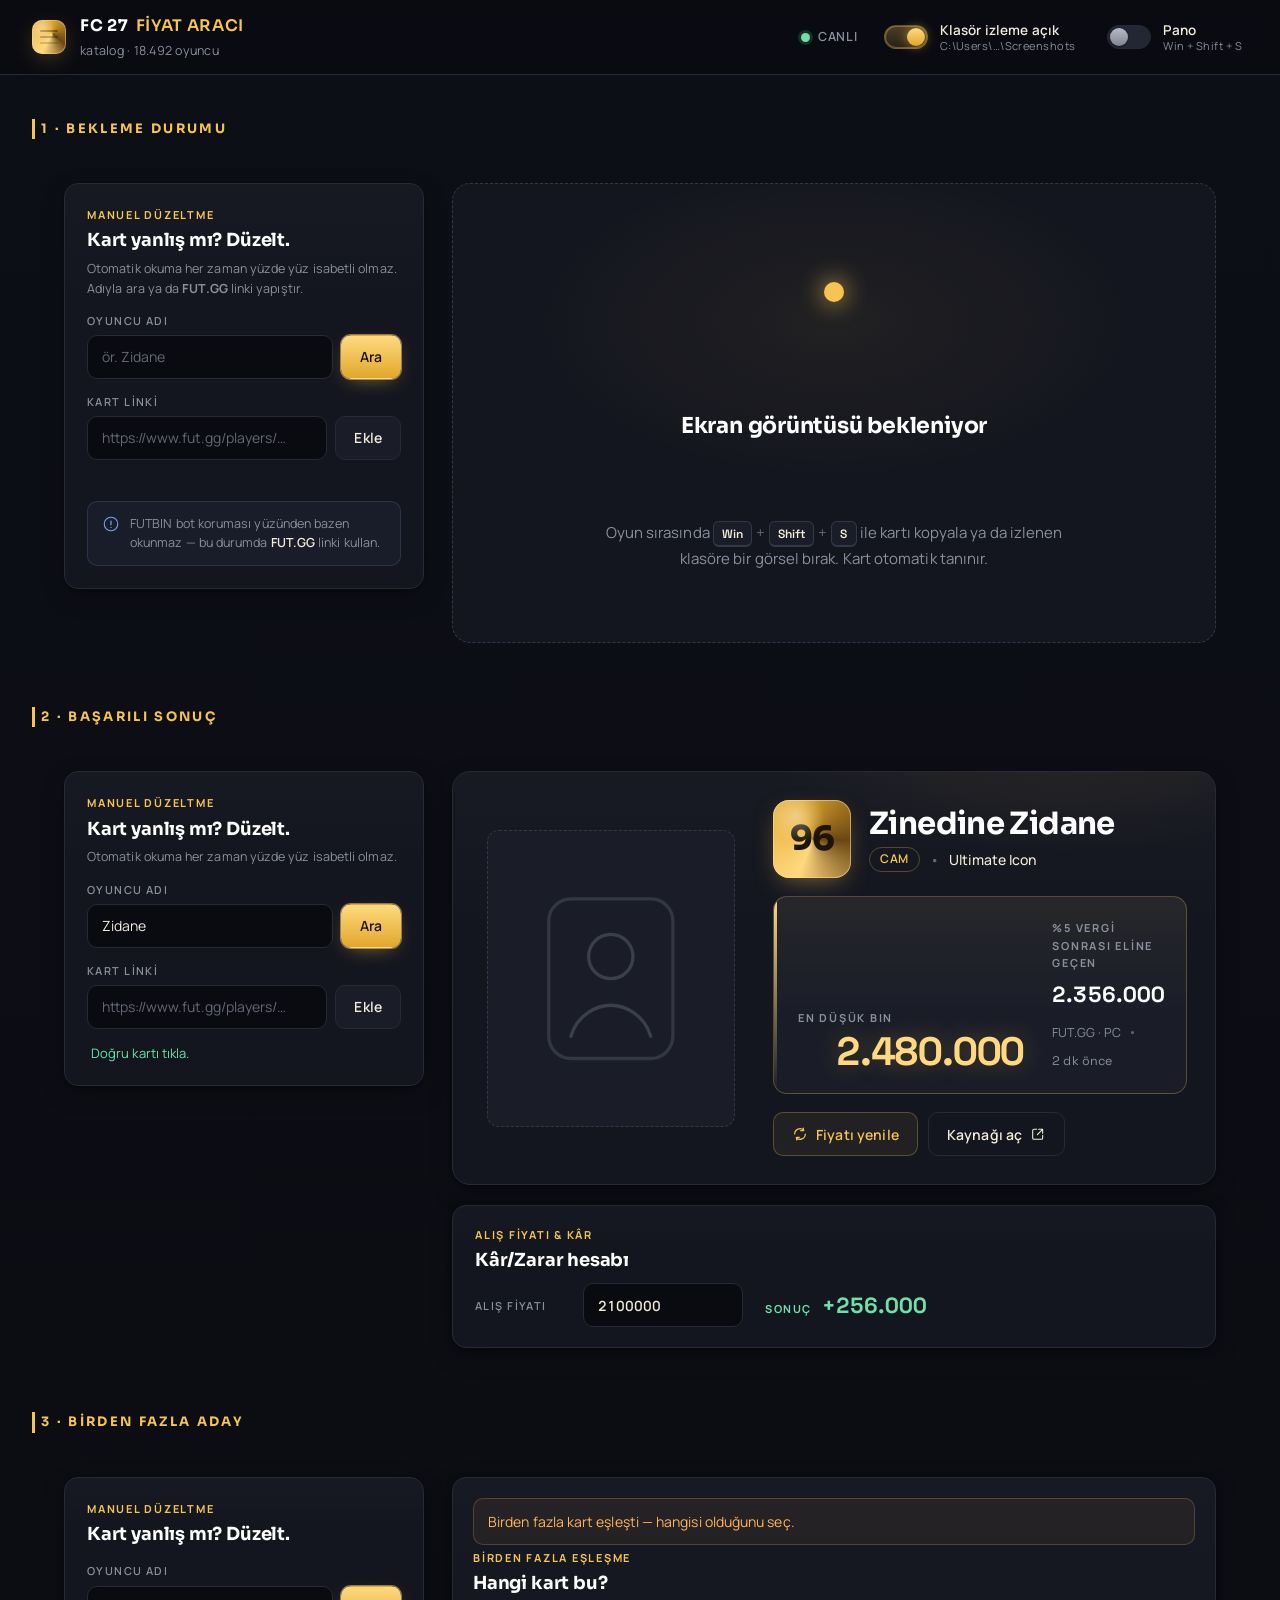
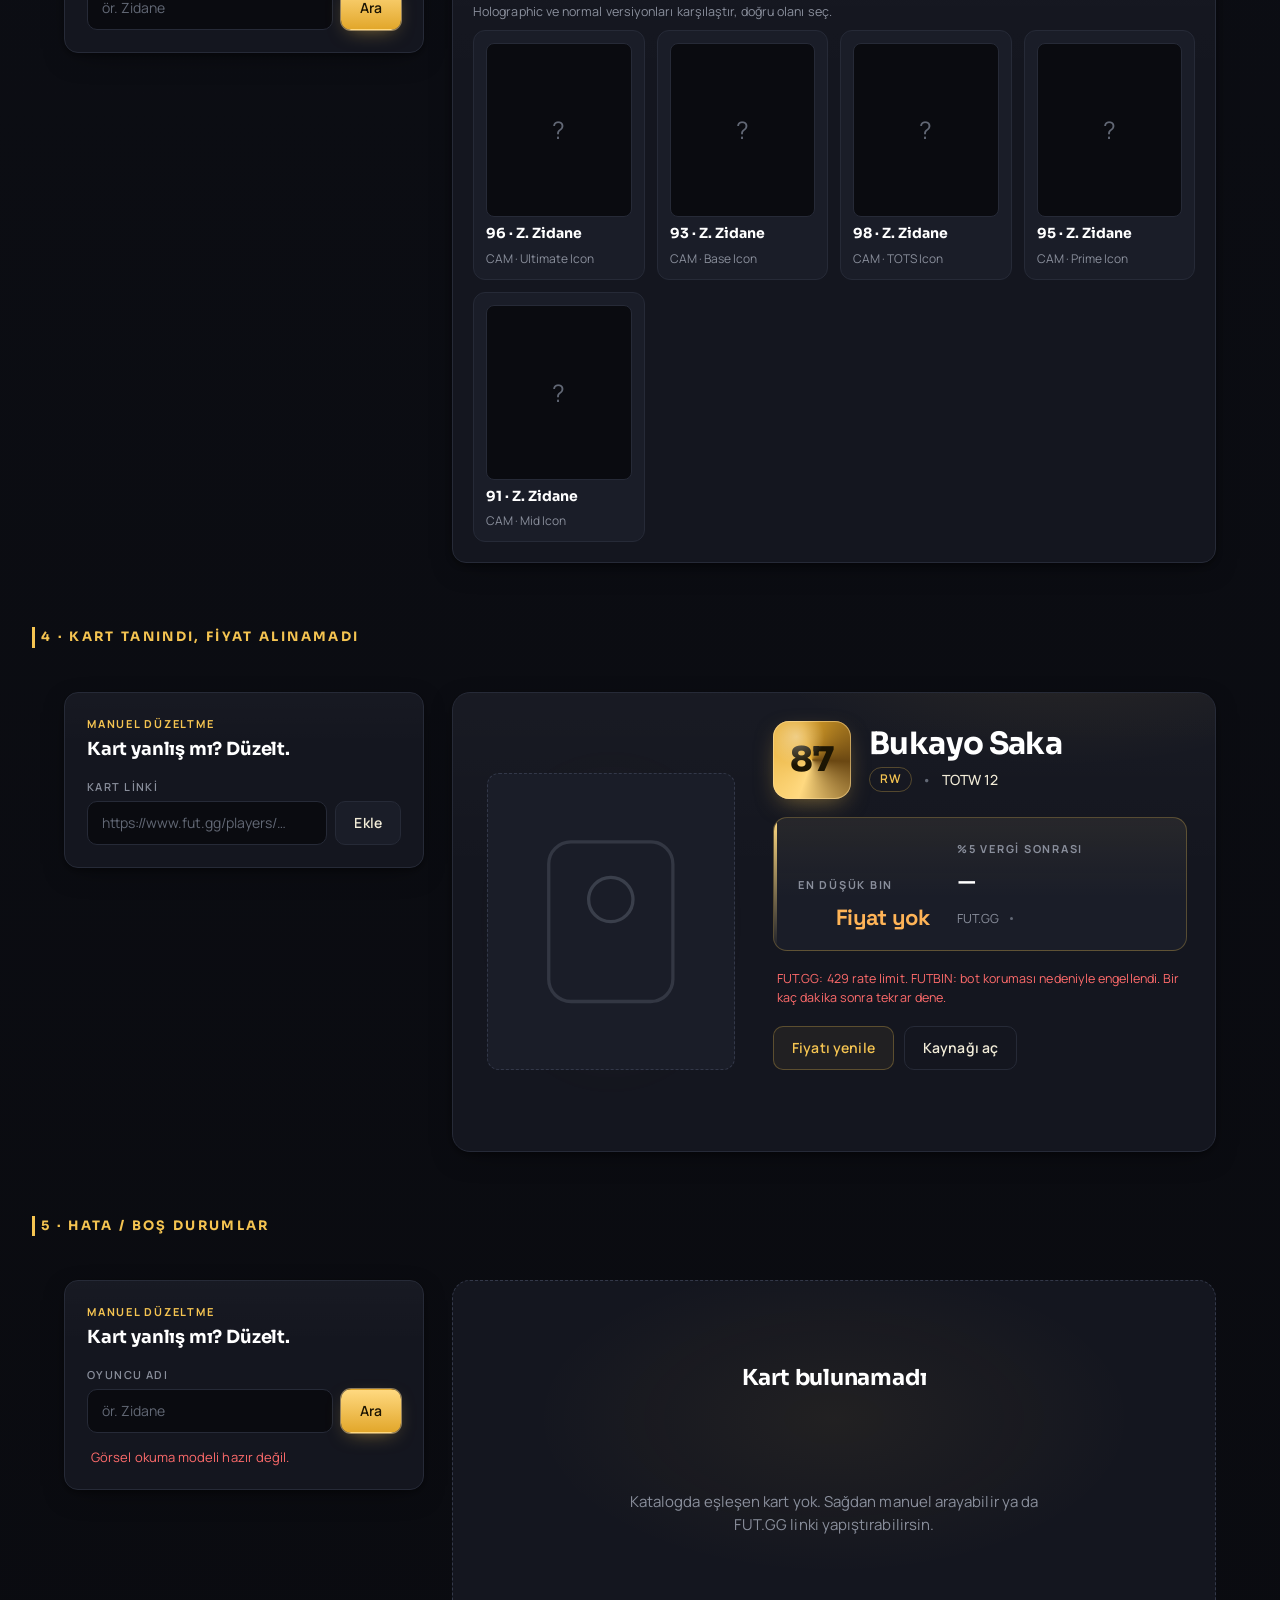
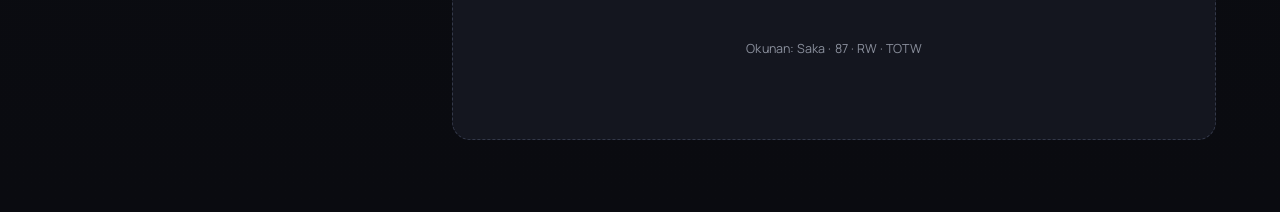
<file: docs/design-preview.html>
<!doctype html>
<html lang="tr">
<head>
  <meta charset="utf-8" />
  <meta name="viewport" content="width=device-width, initial-scale=1" />
  <title>FC 27 Fiyat Aracı — Tasarım Önizleme</title>
  <link rel="preconnect" href="https://fonts.googleapis.com" />
  <link rel="preconnect" href="https://fonts.gstatic.com" crossorigin />
  <link href="https://fonts.googleapis.com/css2?family=Manrope:wght@400;500;600;700;800&family=Space+Grotesk:wght@500;600;700&family=Sora:wght@600;700;800&display=swap" rel="stylesheet" />
  <link rel="stylesheet" href="../app/static/style.css" />
  <style>
    .demo-section { max-width: 1280px; margin: 0 auto; padding: 12px 32px 40px; }
    .demo-section h3 {
      font-family: var(--font-display); font-weight: 700; font-size: 13px;
      letter-spacing: .18em; text-transform: uppercase; color: var(--gold);
      margin: 32px 0 12px; padding-left: 6px; border-left: 3px solid var(--gold);
    }
    .demo-grid { display: grid; grid-template-columns: 1fr; gap: 20px; }
  </style>
</head>
<body>
  <header class="topbar">
    <div class="brand">
      <div class="brand-mark"><span></span><span></span><span></span></div>
      <div class="brand-text">
        <h1>FC&nbsp;27 <em>Fiyat Aracı</em></h1>
        <p class="brand-sub muted small">katalog · 18.492 oyuncu</p>
      </div>
    </div>
    <div class="topbar-actions">
      <div class="live"><span class="dot on"></span><span class="live-label">Canlı</span></div>
      <label class="switch">
        <input type="checkbox" checked>
        <span class="switch-track"><span class="switch-knob"></span></span>
        <span class="switch-text">
          <span class="switch-title">Klasör izleme açık</span>
          <span class="switch-sub muted small">C:\Users\…\Screenshots</span>
        </span>
      </label>
      <label class="switch">
        <input type="checkbox">
        <span class="switch-track"><span class="switch-knob"></span></span>
        <span class="switch-text">
          <span class="switch-title">Pano</span>
          <span class="switch-sub muted small">Win + Shift + S</span>
        </span>
      </label>
    </div>
  </header>

  <div class="demo-section">

    <!-- ═════════ 1. Bekleme durumu ═════════ -->
    <h3>1 · Bekleme durumu</h3>
    <main class="layout">
      <aside class="side">
        <section class="panel side-panel">
          <header class="panel-head">
            <span class="eyebrow">Manuel düzeltme</span>
            <h2>Kart yanlış mı? Düzelt.</h2>
            <p class="muted small">Otomatik okuma her zaman yüzde yüz isabetli olmaz. Adıyla ara ya da <b>FUT.GG</b> linki yapıştır.</p>
          </header>
          <div class="fix-block">
            <label class="field">
              <span class="field-label">Oyuncu adı</span>
              <div class="field-row">
                <input type="search" placeholder="ör. Zidane">
                <button class="btn btn-primary">Ara</button>
              </div>
            </label>
            <label class="field">
              <span class="field-label">Kart linki</span>
              <div class="field-row">
                <input type="url" placeholder="https://www.fut.gg/players/…">
                <button class="btn">Ekle</button>
              </div>
            </label>
            <p class="msg"></p>
            <div class="side-hint">
              <svg viewBox="0 0 24 24" fill="none"><path d="M12 8v5m0 3.5v.01" stroke="currentColor" stroke-width="1.6" stroke-linecap="round"/><circle cx="12" cy="12" r="9" stroke="currentColor" stroke-width="1.4"/></svg>
              <p class="muted small">FUTBIN bot koruması yüzünden bazen okunmaz — bu durumda <b>FUT.GG</b> linki kullan.</p>
            </div>
          </div>
        </section>
      </aside>
      <section class="main-col">
        <div class="stage">
          <div class="empty state-empty">
            <div class="pulse-ring"><span></span><span></span><span></span></div>
            <p class="state-title">Ekran görüntüsü bekleniyor</p>
            <p class="muted state-sub">Oyun sırasında <kbd>Win</kbd><span>+</span><kbd>Shift</kbd><span>+</span><kbd>S</kbd> ile kartı kopyala ya da izlenen klasöre bir görsel bırak. Kart otomatik tanınır.</p>
          </div>
        </div>
      </section>
    </main>

    <!-- ═════════ 2. Başarılı sonuç ═════════ -->
    <h3>2 · Başarılı sonuç</h3>
    <main class="layout">
      <aside class="side">
        <section class="panel side-panel">
          <header class="panel-head">
            <span class="eyebrow">Manuel düzeltme</span>
            <h2>Kart yanlış mı? Düzelt.</h2>
            <p class="muted small">Otomatik okuma her zaman yüzde yüz isabetli olmaz.</p>
          </header>
          <div class="fix-block">
            <label class="field"><span class="field-label">Oyuncu adı</span>
              <div class="field-row"><input type="search" value="Zidane"><button class="btn btn-primary">Ara</button></div>
            </label>
            <label class="field"><span class="field-label">Kart linki</span>
              <div class="field-row"><input type="url" placeholder="https://www.fut.gg/players/…"><button class="btn">Ekle</button></div>
            </label>
            <p class="msg ok">Doğru kartı tıkla.</p>
          </div>
        </section>
      </aside>
      <section class="main-col">
        <div class="stage">
          <article class="card-view">
            <div class="card-art">
              <div class="card-art-glow"></div>
              <div class="art-fallback"><svg viewBox="0 0 64 80" fill="none"><rect x="4" y="4" width="56" height="72" rx="10" stroke="currentColor" stroke-width="1.5" opacity=".35"/><circle cx="32" cy="30" r="10" stroke="currentColor" stroke-width="1.5" opacity=".45"/><path d="M14 66c3-10 12-14 18-14s15 4 18 14" stroke="currentColor" stroke-width="1.5" opacity=".45" stroke-linecap="round"/></svg></div>
            </div>
            <div class="card-body">
              <header class="idline">
                <div class="rating-badge"><span class="rating">96</span></div>
                <div class="id-text">
                  <h2 class="pname">Zinedine Zidane</h2>
                  <p class="meta"><span class="pos">CAM</span><span class="sep">•</span><span class="version">Ultimate Icon</span></p>
                </div>
              </header>
              <section class="price-box">
                <div class="price-main">
                  <span class="label">En düşük BIN</span>
                  <div class="price-line"><span class="coin"></span><span class="price">2.480.000</span></div>
                </div>
                <div class="price-side">
                  <div class="price-net">
                    <span class="label">%5 vergi sonrası eline geçen</span>
                    <div class="net">2.356.000</div>
                  </div>
                  <div class="srcline"><span class="src">FUT.GG · PC</span><span class="dot-sep"></span><span class="age">2 dk önce</span></div>
                </div>
              </section>
              <p class="note small"></p>
              <div class="actions">
                <button class="btn refresh"><svg viewBox="0 0 24 24" fill="none"><path d="M4 12a8 8 0 0 1 13.7-5.6M20 12a8 8 0 0 1-13.7 5.6" stroke="currentColor" stroke-width="1.8" stroke-linecap="round"/><path d="M17 3v4h-4M7 21v-4h4" stroke="currentColor" stroke-width="1.8" stroke-linecap="round" stroke-linejoin="round"/></svg>Fiyatı yenile</button>
                <a class="btn ghost open">Kaynağı aç <svg viewBox="0 0 24 24" fill="none"><path d="M13 5h6v6M19 5l-8 8M10 5H6a2 2 0 0 0-2 2v11a2 2 0 0 0 2 2h11a2 2 0 0 0 2-2v-4" stroke="currentColor" stroke-width="1.6" stroke-linecap="round" stroke-linejoin="round"/></svg></a>
              </div>
            </div>
          </article>
          <section class="calc-box panel" style="margin-top:20px">
            <header class="panel-head compact">
              <span class="eyebrow">Alış Fiyatı & Kâr</span>
              <h2>Kâr/Zarar hesabı</h2>
            </header>
            <div class="calc-row">
              <label class="field field-inline">
                <span class="field-label">Alış fiyatı</span>
                <input type="number" class="buy-input" value="2100000">
              </label>
              <span class="calc-res profit"><span class="calc-res-label">Sonuç</span><span class="calc-pl">+256.000</span></span>
            </div>
          </section>
        </div>
      </section>
    </main>

    <!-- ═════════ 3. Belirsiz eşleşme ═════════ -->
    <h3>3 · Birden fazla aday</h3>
    <main class="layout">
      <aside class="side">
        <section class="panel side-panel">
          <header class="panel-head">
            <span class="eyebrow">Manuel düzeltme</span>
            <h2>Kart yanlış mı? Düzelt.</h2>
          </header>
          <div class="fix-block">
            <label class="field"><span class="field-label">Oyuncu adı</span>
              <div class="field-row"><input type="search" placeholder="ör. Zidane"><button class="btn btn-primary">Ara</button></div>
            </label>
          </div>
        </section>
      </aside>
      <section class="main-col">
        <div class="stage">
          <div class="panel">
            <p class="pick-note">Birden fazla kart eşleşti — hangisi olduğunu seç.</p>
            <header class="panel-head compact">
              <span class="eyebrow">Birden fazla eşleşme</span>
              <h2>Hangi kart bu?</h2>
              <p class="muted small">Holographic ve normal versiyonları karşılaştır, doğru olanı seç.</p>
            </header>
            <div class="candidates">
              <button class="cand"><div class="ph">?</div><b>96 · Z. Zidane</b><span>CAM · Ultimate Icon</span></button>
              <button class="cand"><div class="ph">?</div><b>93 · Z. Zidane</b><span>CAM · Base Icon</span></button>
              <button class="cand"><div class="ph">?</div><b>98 · Z. Zidane</b><span>CAM · TOTS Icon</span></button>
              <button class="cand"><div class="ph">?</div><b>95 · Z. Zidane</b><span>CAM · Prime Icon</span></button>
              <button class="cand"><div class="ph">?</div><b>91 · Z. Zidane</b><span>CAM · Mid Icon</span></button>
            </div>
          </div>
        </div>
      </section>
    </main>

    <!-- ═════════ 4. Fiyat yok ═════════ -->
    <h3>4 · Kart tanındı, fiyat alınamadı</h3>
    <main class="layout">
      <aside class="side">
        <section class="panel side-panel">
          <header class="panel-head">
            <span class="eyebrow">Manuel düzeltme</span>
            <h2>Kart yanlış mı? Düzelt.</h2>
          </header>
          <div class="fix-block">
            <label class="field"><span class="field-label">Kart linki</span>
              <div class="field-row"><input type="url" placeholder="https://www.fut.gg/players/…"><button class="btn">Ekle</button></div>
            </label>
          </div>
        </section>
      </aside>
      <section class="main-col">
        <div class="stage">
          <article class="card-view">
            <div class="card-art"><div class="card-art-glow"></div>
              <div class="art-fallback"><svg viewBox="0 0 64 80" fill="none"><rect x="4" y="4" width="56" height="72" rx="10" stroke="currentColor" stroke-width="1.5" opacity=".35"/><circle cx="32" cy="30" r="10" stroke="currentColor" stroke-width="1.5" opacity=".45"/></svg></div>
            </div>
            <div class="card-body">
              <header class="idline">
                <div class="rating-badge"><span class="rating">87</span></div>
                <div class="id-text">
                  <h2 class="pname">Bukayo Saka</h2>
                  <p class="meta"><span class="pos">RW</span><span class="sep">•</span><span class="version">TOTW 12</span></p>
                </div>
              </header>
              <section class="price-box">
                <div class="price-main">
                  <span class="label">En düşük BIN</span>
                  <div class="price-line"><span class="coin" style="opacity:.35"></span><span class="price none">Fiyat yok</span></div>
                </div>
                <div class="price-side">
                  <div class="price-net"><span class="label">%5 vergi sonrası</span><div class="net">—</div></div>
                  <div class="srcline"><span class="src">FUT.GG</span><span class="dot-sep"></span><span class="age"></span></div>
                </div>
              </section>
              <p class="note bad small">FUT.GG: 429 rate limit. FUTBIN: bot koruması nedeniyle engellendi. Bir kaç dakika sonra tekrar dene.</p>
              <div class="actions">
                <button class="btn refresh">Fiyatı yenile</button>
                <a class="btn ghost open">Kaynağı aç</a>
              </div>
            </div>
          </article>
        </div>
      </section>
    </main>

    <!-- ═════════ 5. Hata durumları ═════════ -->
    <h3>5 · Hata / boş durumlar</h3>
    <main class="layout">
      <aside class="side">
        <section class="panel side-panel">
          <header class="panel-head">
            <span class="eyebrow">Manuel düzeltme</span>
            <h2>Kart yanlış mı? Düzelt.</h2>
          </header>
          <div class="fix-block">
            <label class="field"><span class="field-label">Oyuncu adı</span>
              <div class="field-row"><input type="search" placeholder="ör. Zidane"><button class="btn btn-primary">Ara</button></div>
            </label>
            <p class="msg err">Görsel okuma modeli hazır değil.</p>
          </div>
        </section>
      </aside>
      <section class="main-col">
        <div class="stage">
          <div class="empty state-no_match">
            <p class="state-title">Kart bulunamadı</p>
            <p class="muted state-sub">Katalogda eşleşen kart yok. Sağdan manuel arayabilir ya da FUT.GG linki yapıştırabilirsin.</p>
            <p class="muted small" style="margin-top:8px">Okunan: Saka · 87 · RW · TOTW</p>
          </div>
        </div>
      </section>
    </main>

  </div>
</body>
</html>
</file>
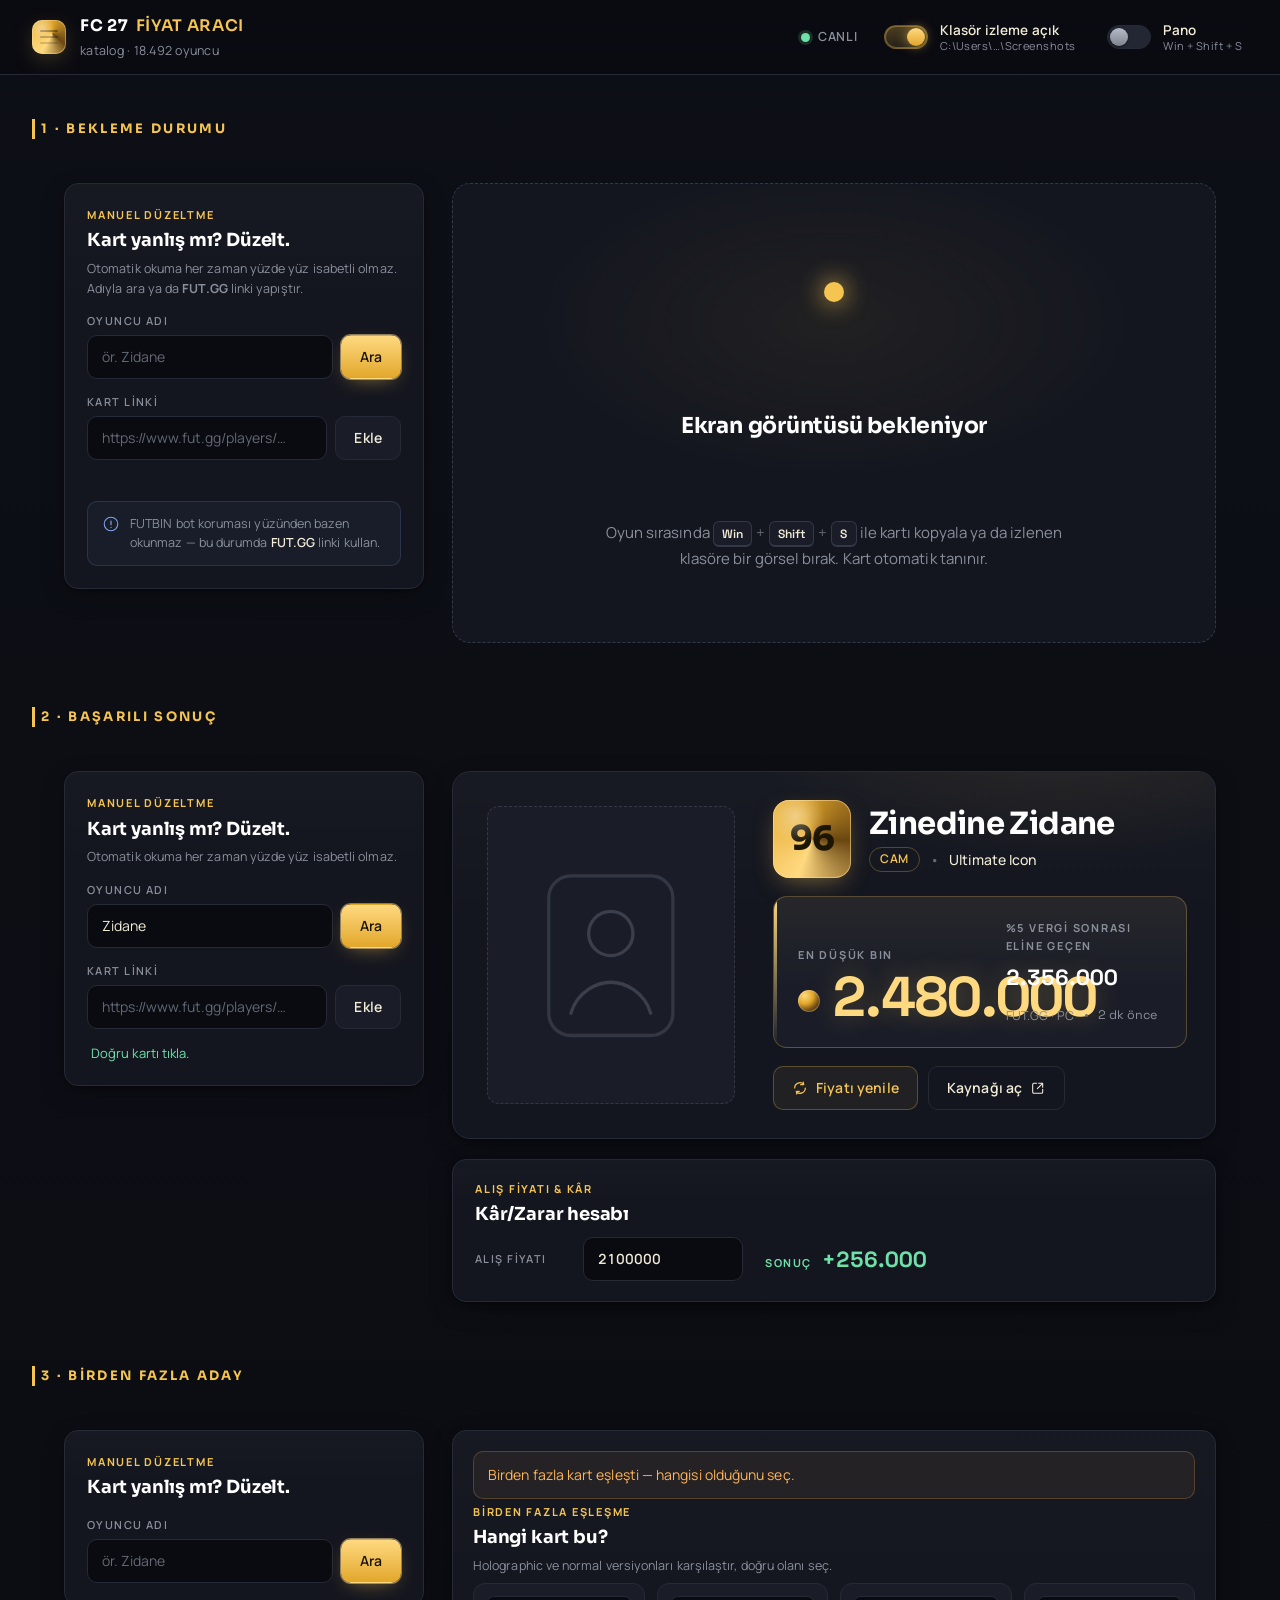
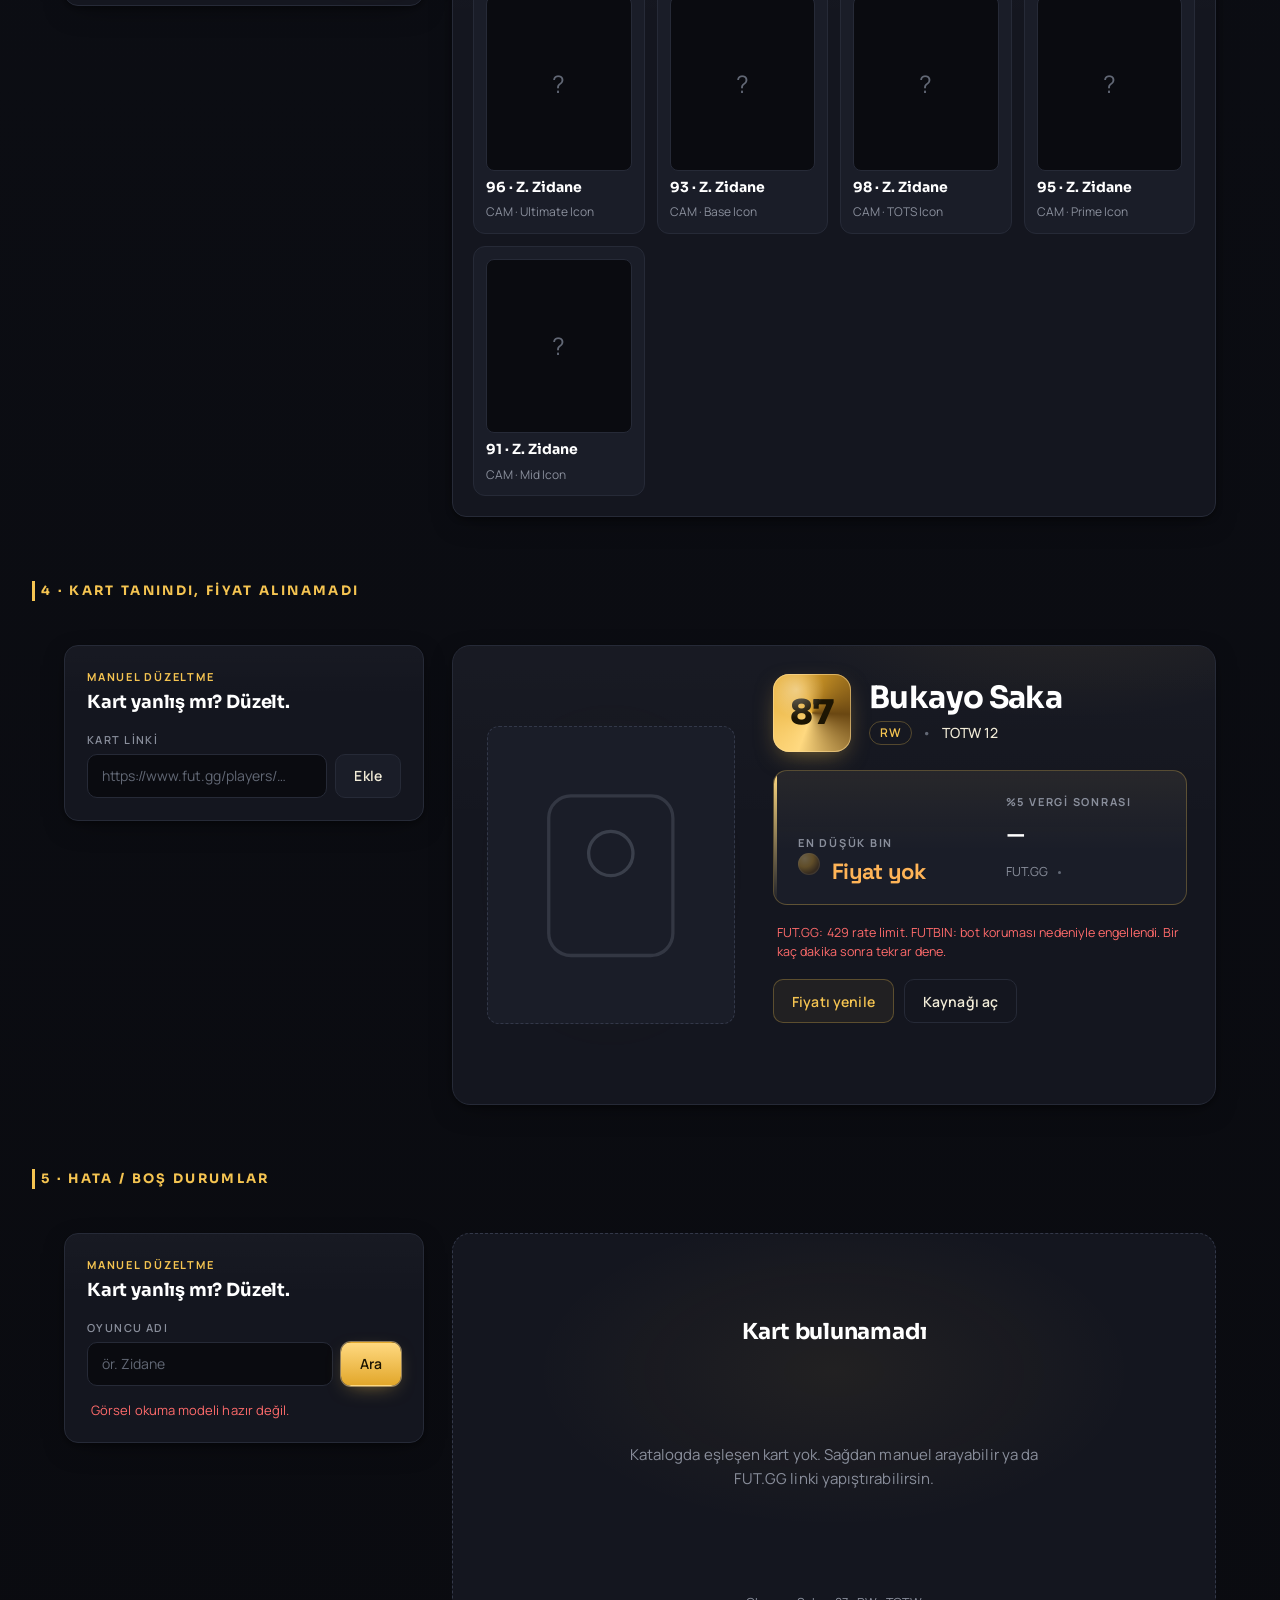
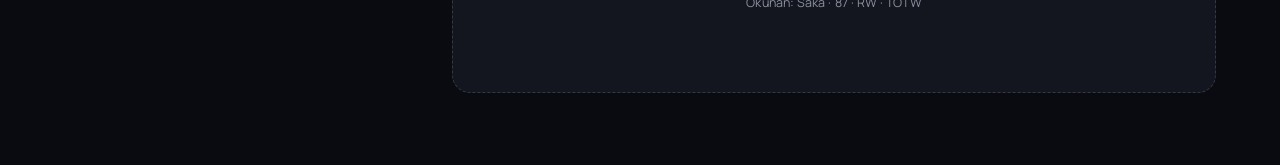
<file: static/preview.html>
<!doctype html>
<html lang="tr">
<head>
  <meta charset="utf-8" />
  <meta name="viewport" content="width=device-width, initial-scale=1" />
  <title>FC 27 Fiyat Aracı — Tasarım Önizleme</title>
  <link rel="preconnect" href="https://fonts.googleapis.com" />
  <link rel="preconnect" href="https://fonts.gstatic.com" crossorigin />
  <link href="https://fonts.googleapis.com/css2?family=Manrope:wght@400;500;600;700;800&family=Space+Grotesk:wght@500;600;700&family=Sora:wght@600;700;800&display=swap" rel="stylesheet" />
  <link rel="stylesheet" href="style.css" />
  <style>
    .demo-section { max-width: 1280px; margin: 0 auto; padding: 12px 32px 40px; }
    .demo-section h3 {
      font-family: var(--font-display); font-weight: 700; font-size: 13px;
      letter-spacing: .18em; text-transform: uppercase; color: var(--gold);
      margin: 32px 0 12px; padding-left: 6px; border-left: 3px solid var(--gold);
    }
    .demo-grid { display: grid; grid-template-columns: 1fr; gap: 20px; }
  </style>
</head>
<body>
  <header class="topbar">
    <div class="brand">
      <div class="brand-mark"><span></span><span></span><span></span></div>
      <div class="brand-text">
        <h1>FC&nbsp;27 <em>Fiyat Aracı</em></h1>
        <p class="brand-sub muted small">katalog · 18.492 oyuncu</p>
      </div>
    </div>
    <div class="topbar-actions">
      <div class="live"><span class="dot on"></span><span class="live-label">Canlı</span></div>
      <label class="switch">
        <input type="checkbox" checked>
        <span class="switch-track"><span class="switch-knob"></span></span>
        <span class="switch-text">
          <span class="switch-title">Klasör izleme açık</span>
          <span class="switch-sub muted small">C:\Users\…\Screenshots</span>
        </span>
      </label>
      <label class="switch">
        <input type="checkbox">
        <span class="switch-track"><span class="switch-knob"></span></span>
        <span class="switch-text">
          <span class="switch-title">Pano</span>
          <span class="switch-sub muted small">Win + Shift + S</span>
        </span>
      </label>
    </div>
  </header>

  <div class="demo-section">

    <!-- ═════════ 1. Bekleme durumu ═════════ -->
    <h3>1 · Bekleme durumu</h3>
    <main class="layout">
      <aside class="side">
        <section class="panel side-panel">
          <header class="panel-head">
            <span class="eyebrow">Manuel düzeltme</span>
            <h2>Kart yanlış mı? Düzelt.</h2>
            <p class="muted small">Otomatik okuma her zaman yüzde yüz isabetli olmaz. Adıyla ara ya da <b>FUT.GG</b> linki yapıştır.</p>
          </header>
          <div class="fix-block">
            <label class="field">
              <span class="field-label">Oyuncu adı</span>
              <div class="field-row">
                <input type="search" placeholder="ör. Zidane">
                <button class="btn btn-primary">Ara</button>
              </div>
            </label>
            <label class="field">
              <span class="field-label">Kart linki</span>
              <div class="field-row">
                <input type="url" placeholder="https://www.fut.gg/players/…">
                <button class="btn">Ekle</button>
              </div>
            </label>
            <p class="msg"></p>
            <div class="side-hint">
              <svg viewBox="0 0 24 24" fill="none"><path d="M12 8v5m0 3.5v.01" stroke="currentColor" stroke-width="1.6" stroke-linecap="round"/><circle cx="12" cy="12" r="9" stroke="currentColor" stroke-width="1.4"/></svg>
              <p class="muted small">FUTBIN bot koruması yüzünden bazen okunmaz — bu durumda <b>FUT.GG</b> linki kullan.</p>
            </div>
          </div>
        </section>
      </aside>
      <section class="main-col">
        <div class="stage">
          <div class="empty state-empty">
            <div class="pulse-ring"><span></span><span></span><span></span></div>
            <p class="state-title">Ekran görüntüsü bekleniyor</p>
            <p class="muted state-sub">Oyun sırasında <kbd>Win</kbd><span>+</span><kbd>Shift</kbd><span>+</span><kbd>S</kbd> ile kartı kopyala ya da izlenen klasöre bir görsel bırak. Kart otomatik tanınır.</p>
          </div>
        </div>
      </section>
    </main>

    <!-- ═════════ 2. Başarılı sonuç ═════════ -->
    <h3>2 · Başarılı sonuç</h3>
    <main class="layout">
      <aside class="side">
        <section class="panel side-panel">
          <header class="panel-head">
            <span class="eyebrow">Manuel düzeltme</span>
            <h2>Kart yanlış mı? Düzelt.</h2>
            <p class="muted small">Otomatik okuma her zaman yüzde yüz isabetli olmaz.</p>
          </header>
          <div class="fix-block">
            <label class="field"><span class="field-label">Oyuncu adı</span>
              <div class="field-row"><input type="search" value="Zidane"><button class="btn btn-primary">Ara</button></div>
            </label>
            <label class="field"><span class="field-label">Kart linki</span>
              <div class="field-row"><input type="url" placeholder="https://www.fut.gg/players/…"><button class="btn">Ekle</button></div>
            </label>
            <p class="msg ok">Doğru kartı tıkla.</p>
          </div>
        </section>
      </aside>
      <section class="main-col">
        <div class="stage">
          <article class="card-view">
            <div class="card-art">
              <div class="card-art-glow"></div>
              <div class="art-fallback"><svg viewBox="0 0 64 80" fill="none"><rect x="4" y="4" width="56" height="72" rx="10" stroke="currentColor" stroke-width="1.5" opacity=".35"/><circle cx="32" cy="30" r="10" stroke="currentColor" stroke-width="1.5" opacity=".45"/><path d="M14 66c3-10 12-14 18-14s15 4 18 14" stroke="currentColor" stroke-width="1.5" opacity=".45" stroke-linecap="round"/></svg></div>
            </div>
            <div class="card-body">
              <header class="idline">
                <div class="rating-badge"><span class="rating">96</span></div>
                <div class="id-text">
                  <h2 class="pname">Zinedine Zidane</h2>
                  <p class="meta"><span class="pos">CAM</span><span class="sep">•</span><span class="version">Ultimate Icon</span></p>
                </div>
              </header>
              <section class="price-box">
                <div class="price-main">
                  <span class="label">En düşük BIN</span>
                  <div class="price-line"><span class="coin"></span><span class="price">2.480.000</span></div>
                </div>
                <div class="price-side">
                  <div class="price-net">
                    <span class="label">%5 vergi sonrası eline geçen</span>
                    <div class="net">2.356.000</div>
                  </div>
                  <div class="srcline"><span class="src">FUT.GG · PC</span><span class="dot-sep"></span><span class="age">2 dk önce</span></div>
                </div>
              </section>
              <p class="note small"></p>
              <div class="actions">
                <button class="btn refresh"><svg viewBox="0 0 24 24" fill="none"><path d="M4 12a8 8 0 0 1 13.7-5.6M20 12a8 8 0 0 1-13.7 5.6" stroke="currentColor" stroke-width="1.8" stroke-linecap="round"/><path d="M17 3v4h-4M7 21v-4h4" stroke="currentColor" stroke-width="1.8" stroke-linecap="round" stroke-linejoin="round"/></svg>Fiyatı yenile</button>
                <a class="btn ghost open">Kaynağı aç <svg viewBox="0 0 24 24" fill="none"><path d="M13 5h6v6M19 5l-8 8M10 5H6a2 2 0 0 0-2 2v11a2 2 0 0 0 2 2h11a2 2 0 0 0 2-2v-4" stroke="currentColor" stroke-width="1.6" stroke-linecap="round" stroke-linejoin="round"/></svg></a>
              </div>
            </div>
          </article>
          <section class="calc-box panel" style="margin-top:20px">
            <header class="panel-head compact">
              <span class="eyebrow">Alış Fiyatı & Kâr</span>
              <h2>Kâr/Zarar hesabı</h2>
            </header>
            <div class="calc-row">
              <label class="field field-inline">
                <span class="field-label">Alış fiyatı</span>
                <input type="number" class="buy-input" value="2100000">
              </label>
              <span class="calc-res profit"><span class="calc-res-label">Sonuç</span><span class="calc-pl">+256.000</span></span>
            </div>
          </section>
        </div>
      </section>
    </main>

    <!-- ═════════ 3. Belirsiz eşleşme ═════════ -->
    <h3>3 · Birden fazla aday</h3>
    <main class="layout">
      <aside class="side">
        <section class="panel side-panel">
          <header class="panel-head">
            <span class="eyebrow">Manuel düzeltme</span>
            <h2>Kart yanlış mı? Düzelt.</h2>
          </header>
          <div class="fix-block">
            <label class="field"><span class="field-label">Oyuncu adı</span>
              <div class="field-row"><input type="search" placeholder="ör. Zidane"><button class="btn btn-primary">Ara</button></div>
            </label>
          </div>
        </section>
      </aside>
      <section class="main-col">
        <div class="stage">
          <div class="panel">
            <p class="pick-note">Birden fazla kart eşleşti — hangisi olduğunu seç.</p>
            <header class="panel-head compact">
              <span class="eyebrow">Birden fazla eşleşme</span>
              <h2>Hangi kart bu?</h2>
              <p class="muted small">Holographic ve normal versiyonları karşılaştır, doğru olanı seç.</p>
            </header>
            <div class="candidates">
              <button class="cand"><div class="ph">?</div><b>96 · Z. Zidane</b><span>CAM · Ultimate Icon</span></button>
              <button class="cand"><div class="ph">?</div><b>93 · Z. Zidane</b><span>CAM · Base Icon</span></button>
              <button class="cand"><div class="ph">?</div><b>98 · Z. Zidane</b><span>CAM · TOTS Icon</span></button>
              <button class="cand"><div class="ph">?</div><b>95 · Z. Zidane</b><span>CAM · Prime Icon</span></button>
              <button class="cand"><div class="ph">?</div><b>91 · Z. Zidane</b><span>CAM · Mid Icon</span></button>
            </div>
          </div>
        </div>
      </section>
    </main>

    <!-- ═════════ 4. Fiyat yok ═════════ -->
    <h3>4 · Kart tanındı, fiyat alınamadı</h3>
    <main class="layout">
      <aside class="side">
        <section class="panel side-panel">
          <header class="panel-head">
            <span class="eyebrow">Manuel düzeltme</span>
            <h2>Kart yanlış mı? Düzelt.</h2>
          </header>
          <div class="fix-block">
            <label class="field"><span class="field-label">Kart linki</span>
              <div class="field-row"><input type="url" placeholder="https://www.fut.gg/players/…"><button class="btn">Ekle</button></div>
            </label>
          </div>
        </section>
      </aside>
      <section class="main-col">
        <div class="stage">
          <article class="card-view">
            <div class="card-art"><div class="card-art-glow"></div>
              <div class="art-fallback"><svg viewBox="0 0 64 80" fill="none"><rect x="4" y="4" width="56" height="72" rx="10" stroke="currentColor" stroke-width="1.5" opacity=".35"/><circle cx="32" cy="30" r="10" stroke="currentColor" stroke-width="1.5" opacity=".45"/></svg></div>
            </div>
            <div class="card-body">
              <header class="idline">
                <div class="rating-badge"><span class="rating">87</span></div>
                <div class="id-text">
                  <h2 class="pname">Bukayo Saka</h2>
                  <p class="meta"><span class="pos">RW</span><span class="sep">•</span><span class="version">TOTW 12</span></p>
                </div>
              </header>
              <section class="price-box">
                <div class="price-main">
                  <span class="label">En düşük BIN</span>
                  <div class="price-line"><span class="coin" style="opacity:.35"></span><span class="price none">Fiyat yok</span></div>
                </div>
                <div class="price-side">
                  <div class="price-net"><span class="label">%5 vergi sonrası</span><div class="net">—</div></div>
                  <div class="srcline"><span class="src">FUT.GG</span><span class="dot-sep"></span><span class="age"></span></div>
                </div>
              </section>
              <p class="note bad small">FUT.GG: 429 rate limit. FUTBIN: bot koruması nedeniyle engellendi. Bir kaç dakika sonra tekrar dene.</p>
              <div class="actions">
                <button class="btn refresh">Fiyatı yenile</button>
                <a class="btn ghost open">Kaynağı aç</a>
              </div>
            </div>
          </article>
        </div>
      </section>
    </main>

    <!-- ═════════ 5. Hata durumları ═════════ -->
    <h3>5 · Hata / boş durumlar</h3>
    <main class="layout">
      <aside class="side">
        <section class="panel side-panel">
          <header class="panel-head">
            <span class="eyebrow">Manuel düzeltme</span>
            <h2>Kart yanlış mı? Düzelt.</h2>
          </header>
          <div class="fix-block">
            <label class="field"><span class="field-label">Oyuncu adı</span>
              <div class="field-row"><input type="search" placeholder="ör. Zidane"><button class="btn btn-primary">Ara</button></div>
            </label>
            <p class="msg err">Görsel okuma modeli hazır değil.</p>
          </div>
        </section>
      </aside>
      <section class="main-col">
        <div class="stage">
          <div class="empty state-no_match">
            <p class="state-title">Kart bulunamadı</p>
            <p class="muted state-sub">Katalogda eşleşen kart yok. Sağdan manuel arayabilir ya da FUT.GG linki yapıştırabilirsin.</p>
            <p class="muted small" style="margin-top:8px">Okunan: Saka · 87 · RW · TOTW</p>
          </div>
        </div>
      </section>
    </main>

  </div>
</body>
</html>
</file>
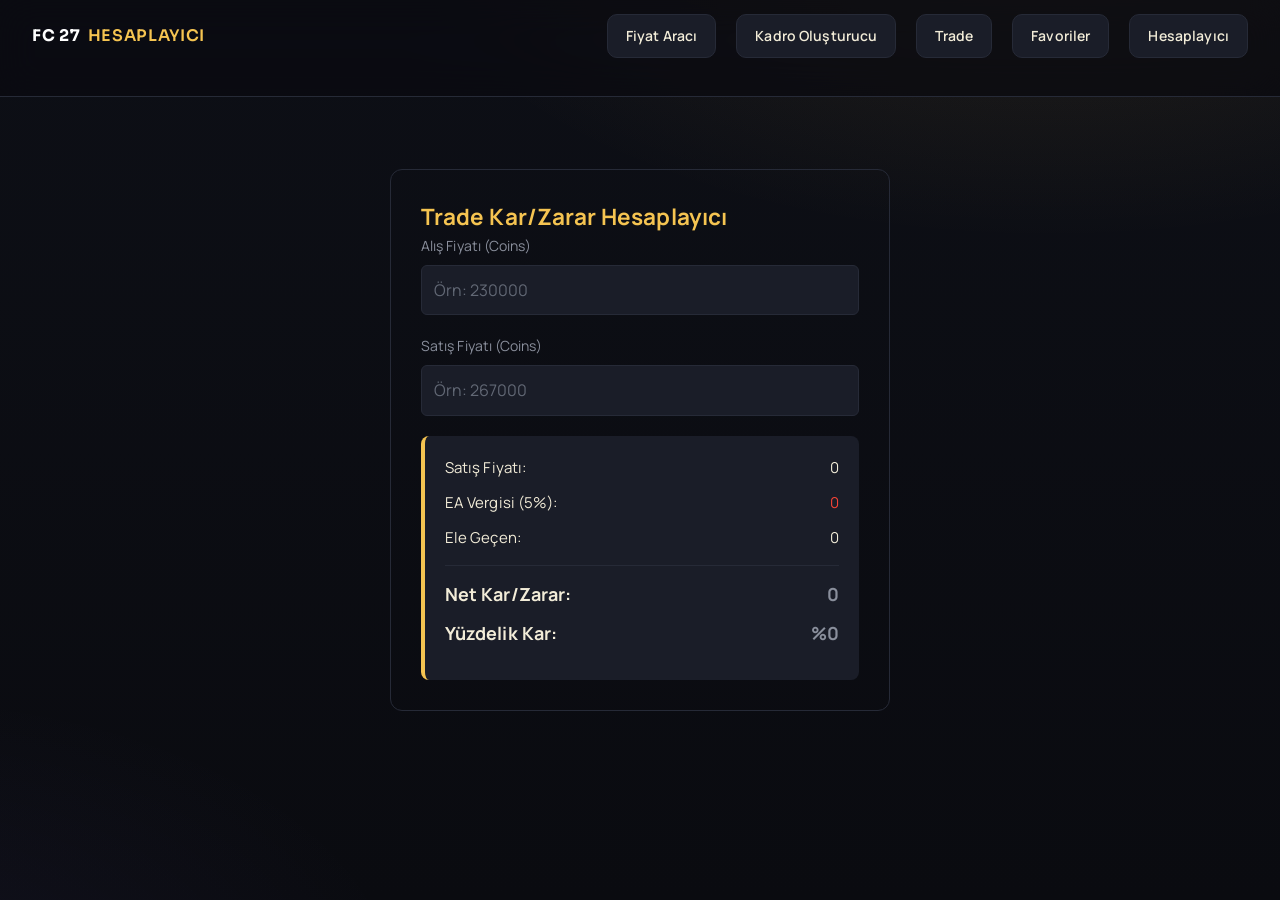
<file: app/static/calculator.html>
<!doctype html>
<html lang="tr">
<head>
  <meta charset="utf-8" />
  <meta name="viewport" content="width=device-width, initial-scale=1" />
  <title>FC 27 Trade Hesaplayıcı</title>
  <link rel="preconnect" href="https://fonts.googleapis.com" />
  <link rel="preconnect" href="https://fonts.gstatic.com" crossorigin />
  <link
    href="https://fonts.googleapis.com/css2?family=Manrope:wght@400;500;600;700;800&family=Space+Grotesk:wght@500;600;700&family=Sora:wght@600;700;800&display=swap"
    rel="stylesheet"
  />
  <link rel="stylesheet" href="/static/style.css?v=4" />
  <style>
    .calc-container {
        max-width: 500px;
        margin: 40px auto;
        background: var(--surface-1);
        padding: 30px;
        border-radius: 12px;
        border: 1px solid var(--line);
    }
    .input-group {
        margin-bottom: 20px;
    }
    .input-group label {
        display: block;
        margin-bottom: 8px;
        font-size: 14px;
        color: var(--muted);
    }
    .input-group input {
        width: 100%;
        padding: 12px;
        border: 1px solid var(--line);
        border-radius: 6px;
        background-color: var(--surface-2);
        color: var(--text-main);
        font-size: 16px;
        box-sizing: border-box;
    }
    .input-group input:focus {
        outline: none;
        border-color: var(--gold);
    }
    .result-box {
        background-color: var(--surface-2);
        padding: 20px;
        border-radius: 8px;
        margin-top: 20px;
        border-left: 4px solid var(--gold);
    }
    .result-item {
        display: flex;
        justify-content: space-between;
        margin-bottom: 12px;
        font-size: 15px;
    }
    .result-item.profit {
        font-weight: bold;
        font-size: 18px;
        margin-top: 15px;
        padding-top: 15px;
        border-top: 1px solid var(--line);
    }
    .positive { color: #4CAF50; }
    .negative { color: #f44336; }
    .neutral { color: var(--muted); }
  </style>
</head>
<body>
  <header class="topbar" role="banner">
    <div class="brand">
      <div class="brand-text">
        <h1>FC&nbsp;27 <em>Hesaplayıcı</em></h1>
      </div>
    </div>
    <div class="tabs" style="display:flex; gap: 20px; align-items:center; margin-left: 30px;">
      <a href="/" class="btn tab-btn" style="text-decoration:none;">Fiyat Aracı</a>
      <a href="/squad" class="btn tab-btn" style="text-decoration:none;">Kadro Oluşturucu</a>
      <a href="/tcp" class="btn tab-btn" style="text-decoration:none;">Trade</a>
      <a href="/favorites" class="btn tab-btn" style="text-decoration:none;">Favoriler</a>
      <a href="/calculator" class="btn tab-btn active" style="text-decoration:none;">Hesaplayıcı</a>
    </div>
    <div class="topbar-actions"></div>
  </header>

  <main class="layout" id="main" style="display:block;">
    <div class="calc-container">
        <h2 style="margin-top:0; color:var(--gold);">Trade Kar/Zarar Hesaplayıcı</h2>

        <div class="input-group">
            <label for="buyPrice">Alış Fiyatı (Coins)</label>
            <input type="number" id="buyPrice" placeholder="Örn: 230000" oninput="calculate()">
        </div>

        <div class="input-group">
            <label for="sellPrice">Satış Fiyatı (Coins)</label>
            <input type="number" id="sellPrice" placeholder="Örn: 267000" oninput="calculate()">
        </div>

        <div class="result-box">
            <div class="result-item">
                <span>Satış Fiyatı:</span>
                <span id="resSell">0</span>
            </div>
            <div class="result-item">
                <span>EA Vergisi (5%):</span>
                <span id="resTax" class="negative">0</span>
            </div>
            <div class="result-item">
                <span>Ele Geçen:</span>
                <span id="resNet">0</span>
            </div>
            <div class="result-item profit">
                <span>Net Kar/Zarar:</span>
                <span id="resProfit" class="neutral">0</span>
            </div>
            <div class="result-item profit" style="border-top:none; margin-top:0; padding-top:0;">
                <span>Yüzdelik Kar:</span>
                <span id="resPercent" class="neutral">%0</span>
            </div>
        </div>
    </div>
  </main>

  <script>
      function formatNumber(num) {
          return num.toLocaleString('tr-TR');
      }

      function calculate() {
          const buyPrice = parseFloat(document.getElementById('buyPrice').value) || 0;
          const sellPrice = parseFloat(document.getElementById('sellPrice').value) || 0;

          const tax = sellPrice * 0.05;
          const netSell = sellPrice - tax;
          const profit = netSell - buyPrice;

          let percent = 0;
          if (buyPrice > 0) {
              percent = (profit / buyPrice) * 100;
          }

          document.getElementById('resSell').textContent = formatNumber(sellPrice);
          document.getElementById('resTax').textContent = "-" + formatNumber(tax);
          document.getElementById('resNet').textContent = formatNumber(netSell);

          const profitEl = document.getElementById('resProfit');
          const percentEl = document.getElementById('resPercent');

          profitEl.textContent = formatNumber(profit);
          percentEl.textContent = "%" + percent.toFixed(2);

          if (profit > 0) {
              profitEl.className = 'positive';
              percentEl.className = 'positive';
          } else if (profit < 0) {
              profitEl.className = 'negative';
              percentEl.className = 'negative';
          } else {
              profitEl.className = 'neutral';
              percentEl.className = 'neutral';
          }
      }
  </script>
</body>
</html>
</file>
<file: app/static/style.css>
/* ==========================================================================
   FC 27 Fiyat Aracı — koyu antrasit + sıcak altın tema
   Tokens (renk, boşluk, radius, gölge, tipografi)
   ========================================================================== */
:root {
  /* ── Zemin katmanları ── */
  --bg:            #0a0b10;
  --bg-2:          #0d0f16;
  --surface:       #14161f;
  --surface-2:     #1a1d28;
  --surface-3:     #232733;
  --line:          #262a37;
  --line-strong:   #333849;

  /* ── Metin ── */
  --text:          #f2ecd8;   /* sıcak parşömen beyaz */
  --text-strong:   #ffffff;
  --muted:         #8a8f9c;
  --muted-2:       #626875;

  /* ── Vurgu: sıcak altın ── */
  --gold:          #f5c451;
  --gold-2:        #e2a72b;
  --gold-hot:      #ffd980;
  --gold-dim:      #7a5a1a;
  --gold-tint:     rgba(245, 196, 81, 0.14);
  --gold-line:     rgba(245, 196, 81, 0.28);

  /* ── İkincil vurgu (dikkat/link) ── */
  --electric:      #8ab4ff;
  --violet:        #b18bff;

  /* ── Durumlar ── */
  --success:       #6fe1a8;
  --success-dim:   #1d6e50;
  --warn:          #ffb457;
  --warn-dim:      #6a4712;
  --bad:           #ff6b6b;
  --bad-dim:       #6a1e1e;

  /* ── Boyut ölçekleri ── */
  --radius-xs: 8px;
  --radius-sm: 10px;
  --radius:    14px;
  --radius-lg: 18px;
  --radius-xl: 22px;

  --space-1: 4px;
  --space-2: 8px;
  --space-3: 12px;
  --space-4: 16px;
  --space-5: 20px;
  --space-6: 24px;
  --space-7: 32px;
  --space-8: 40px;

  --shadow-sm: 0 1px 2px rgba(0,0,0,.4);
  --shadow:    0 8px 30px -12px rgba(0,0,0,.6), 0 2px 6px rgba(0,0,0,.35);
  --shadow-gold: 0 0 0 1px var(--gold-line), 0 12px 40px -12px rgba(245,196,81,.35);

  --font-sans: "Manrope", ui-sans-serif, system-ui, "Segoe UI", sans-serif;
  --font-display: "Sora", "Manrope", ui-sans-serif, sans-serif;
  --font-num: "Space Grotesk", "Manrope", ui-sans-serif, sans-serif;

  color-scheme: dark;
}

/* ------------------------------ Reset --------------------------------- */
*, *::before, *::after { box-sizing: border-box; }
html, body { margin: 0; padding: 0; }
button { font: inherit; color: inherit; background: none; border: 0; padding: 0; }
input { font: inherit; color: inherit; }
a { color: inherit; text-decoration: none; }
h1, h2, h3, h4, p, ul { margin: 0; }
ul { padding: 0; list-style: none; }

body {
  background:
    radial-gradient(1200px 600px at 82% -10%, rgba(245,196,81,.10), transparent 55%),
    radial-gradient(900px 500px at -10% 110%, rgba(139,120,255,.06), transparent 60%),
    linear-gradient(180deg, var(--bg-2), var(--bg));
  min-height: 100vh;
  color: var(--text);
  font-family: var(--font-sans);
  font-size: 15px;
  line-height: 1.55;
  -webkit-font-smoothing: antialiased;
  text-rendering: optimizeLegibility;
  letter-spacing: .005em;
}

.muted { color: var(--muted); }
.small { font-size: 12.5px; }

::selection { background: var(--gold-tint); color: var(--text-strong); }

/* Ortak numeric */
.price, .net, .buy-input, .rating, .age, .calc-pl {
  font-family: var(--font-num);
  font-variant-numeric: tabular-nums;
}

/* Reduced motion */
@media (prefers-reduced-motion: reduce) {
  *, *::before, *::after {
    animation-duration: 0.001ms !important;
    animation-iteration-count: 1 !important;
    transition-duration: 0.001ms !important;
  }
}

/* ------------------------------ Focus --------------------------------- */
:focus-visible {
  outline: 2px solid var(--gold);
  outline-offset: 2px;
  border-radius: 6px;
}

/* ============================== TOP BAR =============================== */
.topbar {
  position: sticky; top: 0; z-index: 20;
  display: grid;
  grid-template-columns: 1fr auto;
  align-items: center;
  gap: var(--space-6);
  padding: 14px clamp(16px, 3vw, 32px);
  background: rgba(10,11,16,.72);
  backdrop-filter: blur(18px) saturate(140%);
  -webkit-backdrop-filter: blur(18px) saturate(140%);
  border-bottom: 1px solid var(--line);
}

.brand { display: flex; align-items: center; gap: 14px; min-width: 0; }
.brand-mark {
  position: relative;
  width: 34px; height: 34px;
  border-radius: 10px;
  background:
    conic-gradient(from 210deg at 60% 40%, var(--gold-hot), var(--gold-2) 40%, #6a4712 78%, var(--gold-hot));
  box-shadow: inset 0 0 0 1px rgba(255,220,150,.4), 0 6px 24px -8px rgba(245,196,81,.6);
  overflow: hidden;
  flex: 0 0 auto;
}
.brand-mark::after {
  content: ""; position: absolute; inset: 0;
  background: radial-gradient(60% 60% at 30% 20%, rgba(255,255,255,.35), transparent 60%);
}
.brand-mark span {
  position: absolute; left: 8px; right: 8px; height: 2px;
  background: rgba(0,0,0,.35);
  border-radius: 2px;
}
.brand-mark span:nth-child(1) { top: 10px; }
.brand-mark span:nth-child(2) { top: 16px; opacity: .7; }
.brand-mark span:nth-child(3) { top: 22px; opacity: .45; }

.brand-text h1 {
  font-family: var(--font-display);
  font-weight: 700;
  font-size: 16px;
  letter-spacing: .04em;
  color: var(--text-strong);
  text-transform: uppercase;
}
.brand-text h1 em {
  font-style: normal;
  font-weight: 600;
  color: var(--gold);
  margin-left: 4px;
}
.brand-sub { margin-top: 2px; letter-spacing: .02em; }

.topbar-actions { display: flex; align-items: center; gap: 20px; flex-wrap: wrap; justify-content: flex-end; }

/* Canlı bağlantı rozeti */
.live { display: inline-flex; align-items: center; gap: 8px; font-size: 12.5px; color: var(--muted); }
.live-label { letter-spacing: .06em; text-transform: uppercase; font-weight: 600; }
.dot {
  width: 9px; height: 9px; border-radius: 50%;
  background: var(--bad);
  box-shadow: 0 0 0 3px rgba(255,107,107,.15);
  transition: background .3s, box-shadow .3s;
  position: relative;
}
.dot.on {
  background: var(--success);
  box-shadow: 0 0 0 3px rgba(111,225,168,.16);
}
.dot.on::after {
  content: "";
  position: absolute; inset: -4px;
  border-radius: 50%;
  border: 1px solid var(--success);
  animation: dotPulse 2.4s ease-out infinite;
  opacity: 0;
}
@keyframes dotPulse {
  0%   { transform: scale(.6); opacity: .8; }
  100% { transform: scale(2.2); opacity: 0; }
}

/* Switch */
.switch {
  display: inline-flex; align-items: center; gap: 12px;
  cursor: pointer; user-select: none;
  min-height: 44px;
  padding: 4px 6px;
  border-radius: 12px;
}
.switch input { position: absolute; opacity: 0; width: 0; height: 0; }
.switch-track {
  position: relative;
  width: 44px; height: 24px;
  background: var(--surface-3);
  border: 1px solid var(--line);
  border-radius: 999px;
  transition: background .18s, border-color .18s, box-shadow .18s;
  flex: 0 0 auto;
}
.switch-knob {
  position: absolute; top: 2px; left: 2px;
  width: 18px; height: 18px;
  border-radius: 50%;
  background: linear-gradient(180deg, #b8bcc9, #7d8390);
  box-shadow: 0 1px 2px rgba(0,0,0,.5);
  transition: transform .22s cubic-bezier(.34,1.56,.64,1), background .18s;
}
.switch input:checked + .switch-track {
  background: linear-gradient(180deg, rgba(245,196,81,.28), rgba(245,196,81,.12));
  border-color: var(--gold-line);
  box-shadow: inset 0 0 0 1px rgba(245,196,81,.35);
}
.switch input:checked + .switch-track .switch-knob {
  transform: translateX(20px);
  background: linear-gradient(180deg, var(--gold-hot), var(--gold-2));
  box-shadow: 0 0 12px rgba(245,196,81,.6);
}
.switch input:focus-visible + .switch-track {
  outline: 2px solid var(--gold);
  outline-offset: 3px;
}
.switch-text { display: flex; flex-direction: column; line-height: 1.2; }
.switch-title { font-size: 13.5px; font-weight: 600; letter-spacing: .01em; }
.switch-sub { font-size: 11px; letter-spacing: .04em; }

/* ============================== LAYOUT ================================ */
.layout {
  max-width: 1280px;
  margin: 0 auto;
  padding: clamp(20px, 3vw, 32px);
  display: grid;
  grid-template-columns: 360px minmax(0, 1fr);
  gap: clamp(20px, 2.5vw, 28px);
  align-items: start;
}

.side { display: grid; gap: 20px; position: sticky; top: 92px; }
.main-col { display: grid; gap: 20px; min-width: 0; }

@media (max-width: 1100px) {
  .layout { grid-template-columns: 1fr; }
  .side { position: static; }
}

/* ============================== PANEL ================================= */
.panel {
  background:
    linear-gradient(180deg, rgba(255,255,255,.015), transparent 30%),
    var(--surface);
  border: 1px solid var(--line);
  border-radius: var(--radius);
  padding: 20px;
  box-shadow: var(--shadow);
}

.panel-head { display: grid; gap: 4px; margin-bottom: 14px; }
.panel-head.compact { margin-bottom: 8px; }
.panel-head h2 {
  font-family: var(--font-display);
  font-size: 18px;
  font-weight: 700;
  color: var(--text-strong);
  letter-spacing: -.01em;
}
.eyebrow {
  font-size: 11px;
  font-weight: 700;
  letter-spacing: .16em;
  text-transform: uppercase;
  color: var(--gold);
}

/* ============================== SIDE PANEL ============================ */
.side-panel { padding: 22px; }

.fix-block { display: grid; gap: 14px; margin-top: 4px; }

.field { display: grid; gap: 6px; }
.field-label {
  font-size: 11px;
  letter-spacing: .13em;
  text-transform: uppercase;
  color: var(--muted);
  font-weight: 600;
}
.field-row { display: flex; gap: 8px; align-items: stretch; }
.field-inline {
  display: grid; grid-template-columns: auto 1fr; gap: 12px; align-items: center;
}
.field-inline .field-label { min-width: 96px; }

input[type="search"],
input[type="url"],
input[type="number"] {
  flex: 1 1 auto;
  min-width: 0;
  min-height: 44px;
  background: var(--bg);
  border: 1px solid var(--line);
  color: var(--text);
  padding: 10px 14px;
  border-radius: 10px;
  font-size: 14px;
  font-family: inherit;
  transition: border-color .15s, background .15s, box-shadow .15s;
}
input[type="search"]::placeholder,
input[type="url"]::placeholder,
input[type="number"]::placeholder { color: var(--muted-2); }
input[type="search"]:hover,
input[type="url"]:hover,
input[type="number"]:hover { border-color: var(--line-strong); }
input:focus-visible {
  outline: none;
  border-color: var(--gold);
  box-shadow: 0 0 0 3px rgba(245,196,81,.18);
}

.buy-input {
  min-height: 44px;
  width: 160px;
  background: var(--bg);
  border: 1px solid var(--line);
  color: var(--text);
  padding: 10px 14px;
  border-radius: 10px;
  font-size: 16px;
  font-weight: 600;
}
.buy-input:focus-visible {
  outline: none;
  border-color: var(--gold);
  box-shadow: 0 0 0 3px rgba(245,196,81,.18);
}

/* Search results dropdown-ish */
.results-scroll {
  margin-top: 10px;
  display: grid;
  gap: 10px;
  max-height: 480px;
  overflow-y: auto;
  padding-right: 4px;
}
.results-scroll:empty { display: none; }
.results-scroll::-webkit-scrollbar { width: 8px; }
.results-scroll::-webkit-scrollbar-thumb { background: var(--line-strong); border-radius: 8px; }

.side-hint {
  display: flex; gap: 10px; align-items: flex-start;
  padding: 12px 14px;
  background: rgba(139,180,255,.05);
  border: 1px solid rgba(139,180,255,.14);
  border-radius: 10px;
  color: var(--electric);
}
.side-hint svg { width: 18px; height: 18px; flex: 0 0 auto; margin-top: 1px; opacity: .9; }
.side-hint p { color: var(--muted); }
.side-hint b { color: var(--text); font-weight: 600; }

/* Message inline (bilgi/hata/başarı) */
.msg {
  font-size: 13px;
  min-height: 1em;
  color: var(--muted);
  padding-left: 4px;
}
.msg.ok  { color: var(--success); }
.msg.err { color: var(--bad); }

/* ============================== BUTTONS =============================== */
.btn {
  display: inline-flex; align-items: center; justify-content: center;
  gap: 8px;
  min-height: 44px;
  padding: 10px 18px;
  border-radius: 10px;
  background: var(--surface-2);
  border: 1px solid var(--line);
  color: var(--text);
  font-size: 14px;
  font-weight: 600;
  letter-spacing: .01em;
  cursor: pointer;
  transition: background .16s ease, border-color .16s ease, color .16s ease, transform .12s ease, box-shadow .16s ease;
  white-space: nowrap;
}
.btn:hover { border-color: var(--line-strong); background: var(--surface-3); }
.btn:active { transform: translateY(1px); }
.btn:disabled { opacity: .5; cursor: not-allowed; }
.btn svg { width: 16px; height: 16px; }

.btn-primary {
  background: linear-gradient(180deg, var(--gold-hot), var(--gold-2));
  color: #1c1503;
  border-color: transparent;
  box-shadow: 0 0 0 1px rgba(255,220,150,.5), 0 6px 20px -8px rgba(245,196,81,.6);
}
.btn-primary:hover {
  background: linear-gradient(180deg, #ffe396, var(--gold));
  box-shadow: 0 0 0 1px rgba(255,220,150,.7), 0 10px 24px -6px rgba(245,196,81,.7);
}

.btn.ghost { background: transparent; }
.btn.ghost:hover { background: var(--surface-2); }

.refresh {
  color: var(--gold);
  border-color: var(--gold-line);
  background: rgba(245,196,81,.06);
}
.refresh:hover {
  background: rgba(245,196,81,.12);
  border-color: var(--gold);
}

/* ============================== STAGE ================================= */
.stage { min-height: 460px; display: grid; }

/* Empty / boş bekleme */
.empty {
  display: grid; place-items: center;
  gap: 14px;
  min-height: 460px;
  padding: 40px 24px;
  text-align: center;
  border: 1px dashed var(--line-strong);
  border-radius: var(--radius-lg);
  background:
    radial-gradient(500px 260px at 50% 30%, rgba(245,196,81,.06), transparent 60%),
    var(--surface);
  position: relative;
  overflow: hidden;
}
.state-title {
  font-family: var(--font-display);
  font-size: 22px;
  font-weight: 700;
  color: var(--text-strong);
  letter-spacing: -.01em;
}
.state-sub { max-width: 460px; }

.pulse-ring {
  position: relative;
  width: 72px; height: 72px;
  margin-bottom: 4px;
}
.pulse-ring span {
  position: absolute; inset: 0; border-radius: 50%;
  border: 1.5px solid var(--gold);
  opacity: 0;
  animation: ring 2.6s cubic-bezier(.2,.8,.2,1) infinite;
}
.pulse-ring span:nth-child(2) { animation-delay: .9s; }
.pulse-ring span:nth-child(3) { animation-delay: 1.8s; }
@keyframes ring {
  0%   { transform: scale(.4); opacity: .8; border-color: var(--gold-hot); }
  100% { transform: scale(1); opacity: 0; }
}
.pulse-ring::after {
  content: "";
  position: absolute; inset: 26px;
  background: var(--gold);
  border-radius: 50%;
  box-shadow: 0 0 24px var(--gold);
}

kbd {
  display: inline-flex; align-items: center; justify-content: center;
  min-width: 26px; height: 26px;
  padding: 0 8px;
  background: var(--surface-2);
  border: 1px solid var(--line-strong);
  border-bottom-width: 2px;
  border-radius: 6px;
  font-family: var(--font-num);
  font-size: 12px; font-weight: 600;
  color: var(--text);
  letter-spacing: 0;
}
.state-sub span { margin: 0 4px; color: var(--muted-2); }

/* ============================== CARD VIEW ============================= */
.card-view {
  display: grid;
  grid-template-columns: 260px 1fr;
  gap: 32px;
  padding: 28px;
  background:
    radial-gradient(600px 300px at 80% -20%, rgba(245,196,81,.10), transparent 55%),
    linear-gradient(180deg, rgba(255,255,255,.02), transparent 40%),
    var(--surface);
  border: 1px solid var(--line);
  border-radius: var(--radius-lg);
  box-shadow: var(--shadow);
  animation: cardIn .34s cubic-bezier(.2,.8,.2,1) both;
}
@keyframes cardIn {
  from { opacity: 0; transform: translateY(8px); }
  to   { opacity: 1; transform: translateY(0); }
}

.card-art {
  position: relative;
  display: grid; place-items: center;
  padding: 6px;
}
.card-art-glow {
  position: absolute; inset: 10px;
  background: radial-gradient(closest-side, rgba(245,196,81,.35), transparent 70%);
  filter: blur(30px);
  z-index: 0;
  pointer-events: none;
}
.art {
  position: relative; z-index: 1;
  width: 100%; height: auto;
  border-radius: 12px;
  filter: drop-shadow(0 20px 40px rgba(0,0,0,.55));
}
.art-fallback {
  position: relative; z-index: 1;
  width: 100%; aspect-ratio: 5/6;
  border-radius: 12px;
  background: var(--surface-2);
  border: 1px dashed var(--line-strong);
  color: var(--muted-2);
  display: grid; place-items: center;
}
.art-fallback svg { width: 60%; height: 60%; }

/* Kimlik satırı */
.card-body { display: grid; gap: 18px; align-content: start; min-width: 0; }
.idline { display: flex; align-items: center; gap: 18px; min-width: 0; }
.rating-badge {
  position: relative;
  width: 78px; height: 78px;
  border-radius: 16px;
  background:
    conic-gradient(from 200deg at 50% 50%, var(--gold-hot), var(--gold-2) 40%, #6a4712 70%, var(--gold-hot));
  display: grid; place-items: center;
  color: #1c1503;
  box-shadow: inset 0 0 0 1px rgba(255,220,150,.55), 0 8px 24px -8px rgba(245,196,81,.5);
  flex: 0 0 auto;
}
.rating-badge::after {
  content: "";
  position: absolute; inset: 0;
  border-radius: 16px;
  background: radial-gradient(60% 60% at 30% 20%, rgba(255,255,255,.4), transparent 60%);
  pointer-events: none;
}
.rating {
  position: relative;
  font-family: var(--font-display);
  font-size: 34px;
  font-weight: 800;
  line-height: 1;
  letter-spacing: -.02em;
}
.id-text { min-width: 0; flex: 1; }
.pname {
  font-family: var(--font-display);
  font-size: clamp(24px, 2.4vw, 32px);
  font-weight: 700;
  line-height: 1.1;
  letter-spacing: -.02em;
  color: var(--text-strong);
  overflow-wrap: anywhere;
}
.meta {
  margin-top: 6px;
  color: var(--muted);
  font-size: 14px;
  font-weight: 500;
  display: flex; align-items: center; gap: 10px; flex-wrap: wrap;
}
.meta .sep { color: var(--muted-2); }
.meta .pos {
  color: var(--gold);
  padding: 2px 10px;
  border: 1px solid var(--gold-line);
  border-radius: 999px;
  font-weight: 600;
  font-size: 12px;
  letter-spacing: .06em;
  text-transform: uppercase;
}
.meta .version { color: var(--text); }

/* Fiyat kutusu */
.price-box {
  display: grid;
  grid-template-columns: auto minmax(0, 1fr);
  gap: 28px;
  align-items: end;
  padding: 22px 24px;
  background:
    linear-gradient(180deg, rgba(245,196,81,.06), rgba(245,196,81,0) 60%),
    var(--surface-2);
  border: 1px solid var(--gold-line);
  border-radius: 14px;
  position: relative;
  overflow: hidden;
}
.price-box::before {
  content: "";
  position: absolute; left: 0; top: 0; bottom: 0; width: 3px;
  background: linear-gradient(180deg, var(--gold-hot), transparent);
}
.label {
  display: block;
  font-size: 11px;
  letter-spacing: .16em;
  text-transform: uppercase;
  color: var(--muted);
  font-weight: 700;
  margin-bottom: 6px;
}

.price-line { display: flex; align-items: baseline; gap: 12px; min-width: 0; }
/* FUT coin: inline SVG so it stays crisp at any size and needs no asset. */
.coin {
  width: 26px; height: 26px;
  flex: 0 0 auto;
  transform: translateY(-3px);
  filter: drop-shadow(0 1px 3px rgba(0,0,0,.55))
          drop-shadow(0 0 8px rgba(245,196,81,.25));
}
.price {
  font-size: clamp(26px, 3.1vw, 44px);
  font-weight: 700;
  line-height: 1;
  letter-spacing: -.03em;
  color: var(--gold-hot);
  text-shadow: 0 0 24px rgba(245,196,81,.28);
  /* An 8-digit price must stay on one line; the column sizes to it. */
  white-space: nowrap;
}
.price.none {
  font-size: 22px;
  color: var(--warn);
  text-shadow: none;
}
.price-side { display: grid; gap: 12px; min-width: 0; }
.net {
  font-size: 22px;
  font-weight: 700;
  color: var(--text-strong);
}
.srcline {
  display: flex; align-items: center; gap: 10px;
  font-size: 12.5px; color: var(--muted);
  flex-wrap: wrap;
}
.dot-sep {
  width: 3px; height: 3px; border-radius: 50%;
  background: var(--muted-2);
  display: inline-block;
}

.note { margin: 0; padding-left: 4px; }
.note:empty { display: none; }
.note.bad  { color: var(--bad); }
.note.muted { color: var(--muted); }

.actions { display: flex; gap: 10px; flex-wrap: wrap; }

/* ============================== CALC BOX ============================== */
.calc-box {
  padding: 20px 22px;
}
.calc-row {
  display: flex; align-items: center; gap: 22px; flex-wrap: wrap;
  margin-top: 6px;
}
.calc-res {
  display: inline-flex; align-items: baseline; gap: 10px;
  color: var(--muted);
}
.calc-res-label {
  font-size: 11px; letter-spacing: .14em; text-transform: uppercase; font-weight: 700;
}
.calc-pl {
  font-size: 22px; font-weight: 700;
  color: var(--text-strong);
}
.calc-res.profit { color: var(--success); }
.calc-res.profit .calc-pl { color: var(--success); }
.calc-res.loss   { color: var(--bad); }
.calc-res.loss   .calc-pl { color: var(--bad); }

/* ============================== CANDIDATES (ambiguous) =============== */
.pick-note {
  color: var(--warn);
  font-size: 14px;
  padding: 12px 14px;
  background: rgba(255,180,87,.06);
  border: 1px solid rgba(255,180,87,.22);
  border-radius: 10px;
  margin-bottom: 4px;
}

.candidates {
  display: grid;
  grid-template-columns: repeat(auto-fill, minmax(148px, 1fr));
  gap: 12px;
}
/* Yan panel arama sonuçları için daha kompakt */
.results-scroll .candidates {
  grid-template-columns: repeat(2, minmax(0, 1fr));
  gap: 10px;
}

.cand {
  display: grid;
  gap: 6px;
  padding: 12px;
  border-radius: 12px;
  background: var(--surface-2);
  border: 1px solid var(--line);
  text-align: left;
  cursor: pointer;
  transition: border-color .16s, transform .12s, background .16s, box-shadow .16s;
  min-height: 44px;
}
.cand:hover {
  border-color: var(--gold);
  transform: translateY(-2px);
  background: var(--surface-3);
  box-shadow: 0 12px 28px -18px rgba(245,196,81,.6);
}
.cand:focus-visible { outline: 2px solid var(--gold); outline-offset: 3px; }
.cand:disabled { opacity: .55; cursor: not-allowed; transform: none; }

.cand img,
.cand .ph {
  width: 100%;
  aspect-ratio: 5/6;
  border-radius: 8px;
  object-fit: contain;
  background: var(--bg);
  border: 1px solid var(--line);
}
.cand .ph {
  display: grid; place-items: center;
  color: var(--muted-2);
  font-size: 24px;
}
.cand b {
  font-family: var(--font-display);
  font-size: 14px;
  font-weight: 700;
  color: var(--text-strong);
  overflow: hidden; text-overflow: ellipsis; white-space: nowrap;
}
.cand span {
  font-size: 12px;
  color: var(--muted);
  line-height: 1.35;
  overflow: hidden; text-overflow: ellipsis; white-space: nowrap;
}

/* ============================== RESPONSIVE ============================ */
@media (max-width: 900px) {
  .card-view { grid-template-columns: 1fr; padding: 22px; gap: 22px; }
  .card-art { max-width: 220px; margin: 0 auto; }
  .price-box { grid-template-columns: 1fr; gap: 18px; padding: 18px; }
  .idline { flex-direction: row; }
}

@media (max-width: 640px) {
  .topbar { grid-template-columns: 1fr; }
  .topbar-actions { justify-content: flex-start; gap: 14px; }
  .switch-sub { display: none; }
  .rating-badge { width: 62px; height: 62px; border-radius: 12px; }
  .rating { font-size: 28px; }
  .price { font-size: 40px; }
}

/* ============================== UTILITIES ============================= */
[hidden] { display: none !important; }

/* ---------- Fiyat grafiği ----------------------------------------------- */
.chart-head { display: flex; align-items: flex-end; justify-content: space-between; gap: 16px; flex-wrap: wrap; }

.range-group { display: inline-flex; gap: 4px; padding: 4px; border-radius: 999px;
  background: var(--surface-2); border: 1px solid var(--line); }
.range-btn {
  padding: 6px 13px; border-radius: 999px;
  font-size: 12.5px; font-weight: 600; color: var(--muted);
  cursor: pointer; white-space: nowrap;
  transition: background .15s ease, color .15s ease;
}
.range-btn:hover { color: var(--text); }
.range-btn.is-on {
  background: linear-gradient(180deg, rgba(245,196,81,.22), rgba(245,196,81,.10));
  color: var(--gold-hot);
  box-shadow: inset 0 0 0 1px var(--gold-line);
}

.series-group { display: flex; flex-wrap: wrap; gap: 8px; margin: 12px 0 10px; }
.chip {
  display: inline-flex; align-items: center; gap: 7px;
  padding: 5px 12px; border-radius: 999px;
  border: 1px solid var(--line); background: var(--surface-2);
  font-size: 12.5px; font-weight: 600; color: var(--muted);
  cursor: pointer; transition: border-color .15s ease, color .15s ease, opacity .15s ease;
  opacity: .55;
}
.chip:hover { border-color: var(--line-strong); color: var(--text); }
.chip.is-on { opacity: 1; color: var(--text); border-color: var(--line-strong); }
.swatch { width: 10px; height: 10px; border-radius: 3px; flex: 0 0 auto; }
.swatch.s-bin { background: var(--gold); }
.swatch.s-net { background: var(--electric); }
.swatch.s-buy { background: var(--muted); }
.swatch.s-pl  { background: var(--success); }

.chart-wrap {
  position: relative;
  border-radius: var(--radius);
  border: 1px solid var(--line);
  background: linear-gradient(180deg, rgba(255,255,255,.02), transparent 60%), var(--surface-2);
  padding: 6px 2px 2px;
  min-height: 190px;
}
/* Uniform scaling keeps the axis text from being squashed horizontally. */
.chart-svg { display: block; width: 100%; height: auto; }

.grid-line { stroke: var(--line); stroke-width: 1; }
.zero-line { stroke: var(--line-strong); stroke-width: 1.5; stroke-dasharray: 4 4; }
.axis-label {
  fill: var(--muted-2); font-family: var(--font-num);
  font-size: 11px; font-variant-numeric: tabular-nums;
}

.line-bin { fill: none; stroke: var(--gold); stroke-width: 2.4; stroke-linejoin: round; stroke-linecap: round; }
.line-net { fill: none; stroke: var(--electric); stroke-width: 2; stroke-linejoin: round; stroke-linecap: round; }
.line-buy { stroke: var(--muted); stroke-width: 1.6; stroke-dasharray: 6 5; }
.line-pl  { fill: none; stroke-width: 2.4; stroke-linejoin: round; stroke-linecap: round; }
.line-pl.is-profit { stroke: var(--success); }
.line-pl.is-loss   { stroke: var(--bad); }

.band { stroke: none; }
.band-profit { fill: rgba(111,225,168,.14); }
.band-loss   { fill: rgba(255,107,107,.14); }

.dot-bin { fill: var(--gold-hot); stroke: var(--bg); stroke-width: 2; }
.dot-pl.is-profit { fill: var(--success); stroke: var(--bg); stroke-width: 2; }
.dot-pl.is-loss   { fill: var(--bad); stroke: var(--bg); stroke-width: 2; }

.chart-empty {
  display: grid; place-content: center; gap: 6px;
  text-align: center; min-height: 190px; padding: 20px;
}
.chart-note { margin-top: 10px; }
.chart-note.is-err { color: var(--bad); }

@media (max-width: 720px) {
  .chart-head { align-items: flex-start; }
}

/* Squad Builder styles */
.slot {
    width: 80px; height: 110px;
    background: rgba(0,0,0,0.5); border: 2px dashed rgba(255,255,255,0.3); border-radius: 8px;
    display: flex; align-items: center; justify-content: center;
    color: rgba(255,255,255,0.7); font-weight: bold; font-size: 14px;
    transition: all 0.2s; cursor: pointer;
}
.slot:hover { border-color: var(--gold); color: var(--gold); background: rgba(0,0,0,0.8); }
.tab-btn { background: transparent; border: none; font-size: 16px; color: var(--muted); cursor: pointer; border-bottom: 2px solid transparent; padding-bottom: 4px; }
.tab-btn.active { color: var(--text-main); border-bottom-color: var(--gold); font-weight: 600; }
</file>
<file: static/style.css>
/* ==========================================================================
   FC 27 Fiyat Aracı — koyu antrasit + sıcak altın tema
   Tokens (renk, boşluk, radius, gölge, tipografi)
   ========================================================================== */
:root {
  /* ── Zemin katmanları ── */
  --bg:            #0a0b10;
  --bg-2:          #0d0f16;
  --surface:       #14161f;
  --surface-2:     #1a1d28;
  --surface-3:     #232733;
  --line:          #262a37;
  --line-strong:   #333849;

  /* ── Metin ── */
  --text:          #f2ecd8;   /* sıcak parşömen beyaz */
  --text-strong:   #ffffff;
  --muted:         #8a8f9c;
  --muted-2:       #626875;

  /* ── Vurgu: sıcak altın ── */
  --gold:          #f5c451;
  --gold-2:        #e2a72b;
  --gold-hot:      #ffd980;
  --gold-dim:      #7a5a1a;
  --gold-tint:     rgba(245, 196, 81, 0.14);
  --gold-line:     rgba(245, 196, 81, 0.28);

  /* ── İkincil vurgu (dikkat/link) ── */
  --electric:      #8ab4ff;
  --violet:        #b18bff;

  /* ── Durumlar ── */
  --success:       #6fe1a8;
  --success-dim:   #1d6e50;
  --warn:          #ffb457;
  --warn-dim:      #6a4712;
  --bad:           #ff6b6b;
  --bad-dim:       #6a1e1e;

  /* ── Boyut ölçekleri ── */
  --radius-xs: 8px;
  --radius-sm: 10px;
  --radius:    14px;
  --radius-lg: 18px;
  --radius-xl: 22px;

  --space-1: 4px;
  --space-2: 8px;
  --space-3: 12px;
  --space-4: 16px;
  --space-5: 20px;
  --space-6: 24px;
  --space-7: 32px;
  --space-8: 40px;

  --shadow-sm: 0 1px 2px rgba(0,0,0,.4);
  --shadow:    0 8px 30px -12px rgba(0,0,0,.6), 0 2px 6px rgba(0,0,0,.35);
  --shadow-gold: 0 0 0 1px var(--gold-line), 0 12px 40px -12px rgba(245,196,81,.35);

  --font-sans: "Manrope", ui-sans-serif, system-ui, "Segoe UI", sans-serif;
  --font-display: "Sora", "Manrope", ui-sans-serif, sans-serif;
  --font-num: "Space Grotesk", "Manrope", ui-sans-serif, sans-serif;

  color-scheme: dark;
}

/* ------------------------------ Reset --------------------------------- */
*, *::before, *::after { box-sizing: border-box; }
html, body { margin: 0; padding: 0; }
button { font: inherit; color: inherit; background: none; border: 0; padding: 0; }
input { font: inherit; color: inherit; }
a { color: inherit; text-decoration: none; }
h1, h2, h3, h4, p, ul { margin: 0; }
ul { padding: 0; list-style: none; }

body {
  background:
    radial-gradient(1200px 600px at 82% -10%, rgba(245,196,81,.10), transparent 55%),
    radial-gradient(900px 500px at -10% 110%, rgba(139,120,255,.06), transparent 60%),
    linear-gradient(180deg, var(--bg-2), var(--bg));
  min-height: 100vh;
  color: var(--text);
  font-family: var(--font-sans);
  font-size: 15px;
  line-height: 1.55;
  -webkit-font-smoothing: antialiased;
  text-rendering: optimizeLegibility;
  letter-spacing: .005em;
}

.muted { color: var(--muted); }
.small { font-size: 12.5px; }

::selection { background: var(--gold-tint); color: var(--text-strong); }

/* Ortak numeric */
.price, .net, .buy-input, .rating, .age, .calc-pl {
  font-family: var(--font-num);
  font-variant-numeric: tabular-nums;
}

/* Reduced motion */
@media (prefers-reduced-motion: reduce) {
  *, *::before, *::after {
    animation-duration: 0.001ms !important;
    animation-iteration-count: 1 !important;
    transition-duration: 0.001ms !important;
  }
}

/* ------------------------------ Focus --------------------------------- */
:focus-visible {
  outline: 2px solid var(--gold);
  outline-offset: 2px;
  border-radius: 6px;
}

/* ============================== TOP BAR =============================== */
.topbar {
  position: sticky; top: 0; z-index: 20;
  display: grid;
  grid-template-columns: 1fr auto;
  align-items: center;
  gap: var(--space-6);
  padding: 14px clamp(16px, 3vw, 32px);
  background: rgba(10,11,16,.72);
  backdrop-filter: blur(18px) saturate(140%);
  -webkit-backdrop-filter: blur(18px) saturate(140%);
  border-bottom: 1px solid var(--line);
}

.brand { display: flex; align-items: center; gap: 14px; min-width: 0; }
.brand-mark {
  position: relative;
  width: 34px; height: 34px;
  border-radius: 10px;
  background:
    conic-gradient(from 210deg at 60% 40%, var(--gold-hot), var(--gold-2) 40%, #6a4712 78%, var(--gold-hot));
  box-shadow: inset 0 0 0 1px rgba(255,220,150,.4), 0 6px 24px -8px rgba(245,196,81,.6);
  overflow: hidden;
  flex: 0 0 auto;
}
.brand-mark::after {
  content: ""; position: absolute; inset: 0;
  background: radial-gradient(60% 60% at 30% 20%, rgba(255,255,255,.35), transparent 60%);
}
.brand-mark span {
  position: absolute; left: 8px; right: 8px; height: 2px;
  background: rgba(0,0,0,.35);
  border-radius: 2px;
}
.brand-mark span:nth-child(1) { top: 10px; }
.brand-mark span:nth-child(2) { top: 16px; opacity: .7; }
.brand-mark span:nth-child(3) { top: 22px; opacity: .45; }

.brand-text h1 {
  font-family: var(--font-display);
  font-weight: 700;
  font-size: 16px;
  letter-spacing: .04em;
  color: var(--text-strong);
  text-transform: uppercase;
}
.brand-text h1 em {
  font-style: normal;
  font-weight: 600;
  color: var(--gold);
  margin-left: 4px;
}
.brand-sub { margin-top: 2px; letter-spacing: .02em; }

.topbar-actions { display: flex; align-items: center; gap: 20px; flex-wrap: wrap; justify-content: flex-end; }

/* Canlı bağlantı rozeti */
.live { display: inline-flex; align-items: center; gap: 8px; font-size: 12.5px; color: var(--muted); }
.live-label { letter-spacing: .06em; text-transform: uppercase; font-weight: 600; }
.dot {
  width: 9px; height: 9px; border-radius: 50%;
  background: var(--bad);
  box-shadow: 0 0 0 3px rgba(255,107,107,.15);
  transition: background .3s, box-shadow .3s;
  position: relative;
}
.dot.on {
  background: var(--success);
  box-shadow: 0 0 0 3px rgba(111,225,168,.16);
}
.dot.on::after {
  content: "";
  position: absolute; inset: -4px;
  border-radius: 50%;
  border: 1px solid var(--success);
  animation: dotPulse 2.4s ease-out infinite;
  opacity: 0;
}
@keyframes dotPulse {
  0%   { transform: scale(.6); opacity: .8; }
  100% { transform: scale(2.2); opacity: 0; }
}

/* Switch */
.switch {
  display: inline-flex; align-items: center; gap: 12px;
  cursor: pointer; user-select: none;
  min-height: 44px;
  padding: 4px 6px;
  border-radius: 12px;
}
.switch input { position: absolute; opacity: 0; width: 0; height: 0; }
.switch-track {
  position: relative;
  width: 44px; height: 24px;
  background: var(--surface-3);
  border: 1px solid var(--line);
  border-radius: 999px;
  transition: background .18s, border-color .18s, box-shadow .18s;
  flex: 0 0 auto;
}
.switch-knob {
  position: absolute; top: 2px; left: 2px;
  width: 18px; height: 18px;
  border-radius: 50%;
  background: linear-gradient(180deg, #b8bcc9, #7d8390);
  box-shadow: 0 1px 2px rgba(0,0,0,.5);
  transition: transform .22s cubic-bezier(.34,1.56,.64,1), background .18s;
}
.switch input:checked + .switch-track {
  background: linear-gradient(180deg, rgba(245,196,81,.28), rgba(245,196,81,.12));
  border-color: var(--gold-line);
  box-shadow: inset 0 0 0 1px rgba(245,196,81,.35);
}
.switch input:checked + .switch-track .switch-knob {
  transform: translateX(20px);
  background: linear-gradient(180deg, var(--gold-hot), var(--gold-2));
  box-shadow: 0 0 12px rgba(245,196,81,.6);
}
.switch input:focus-visible + .switch-track {
  outline: 2px solid var(--gold);
  outline-offset: 3px;
}
.switch-text { display: flex; flex-direction: column; line-height: 1.2; }
.switch-title { font-size: 13.5px; font-weight: 600; letter-spacing: .01em; }
.switch-sub { font-size: 11px; letter-spacing: .04em; }

/* ============================== LAYOUT ================================ */
.layout {
  max-width: 1280px;
  margin: 0 auto;
  padding: clamp(20px, 3vw, 32px);
  display: grid;
  grid-template-columns: 360px minmax(0, 1fr);
  gap: clamp(20px, 2.5vw, 28px);
  align-items: start;
}

.side { display: grid; gap: 20px; position: sticky; top: 92px; }
.main-col { display: grid; gap: 20px; min-width: 0; }

@media (max-width: 1100px) {
  .layout { grid-template-columns: 1fr; }
  .side { position: static; }
}

/* ============================== PANEL ================================= */
.panel {
  background:
    linear-gradient(180deg, rgba(255,255,255,.015), transparent 30%),
    var(--surface);
  border: 1px solid var(--line);
  border-radius: var(--radius);
  padding: 20px;
  box-shadow: var(--shadow);
}

.panel-head { display: grid; gap: 4px; margin-bottom: 14px; }
.panel-head.compact { margin-bottom: 8px; }
.panel-head h2 {
  font-family: var(--font-display);
  font-size: 18px;
  font-weight: 700;
  color: var(--text-strong);
  letter-spacing: -.01em;
}
.eyebrow {
  font-size: 11px;
  font-weight: 700;
  letter-spacing: .16em;
  text-transform: uppercase;
  color: var(--gold);
}

/* ============================== SIDE PANEL ============================ */
.side-panel { padding: 22px; }

.fix-block { display: grid; gap: 14px; margin-top: 4px; }

.field { display: grid; gap: 6px; }
.field-label {
  font-size: 11px;
  letter-spacing: .13em;
  text-transform: uppercase;
  color: var(--muted);
  font-weight: 600;
}
.field-row { display: flex; gap: 8px; align-items: stretch; }
.field-inline {
  display: grid; grid-template-columns: auto 1fr; gap: 12px; align-items: center;
}
.field-inline .field-label { min-width: 96px; }

input[type="search"],
input[type="url"],
input[type="number"] {
  flex: 1 1 auto;
  min-width: 0;
  min-height: 44px;
  background: var(--bg);
  border: 1px solid var(--line);
  color: var(--text);
  padding: 10px 14px;
  border-radius: 10px;
  font-size: 14px;
  font-family: inherit;
  transition: border-color .15s, background .15s, box-shadow .15s;
}
input[type="search"]::placeholder,
input[type="url"]::placeholder,
input[type="number"]::placeholder { color: var(--muted-2); }
input[type="search"]:hover,
input[type="url"]:hover,
input[type="number"]:hover { border-color: var(--line-strong); }
input:focus-visible {
  outline: none;
  border-color: var(--gold);
  box-shadow: 0 0 0 3px rgba(245,196,81,.18);
}

.buy-input {
  min-height: 44px;
  width: 160px;
  background: var(--bg);
  border: 1px solid var(--line);
  color: var(--text);
  padding: 10px 14px;
  border-radius: 10px;
  font-size: 16px;
  font-weight: 600;
}
.buy-input:focus-visible {
  outline: none;
  border-color: var(--gold);
  box-shadow: 0 0 0 3px rgba(245,196,81,.18);
}

/* Search results dropdown-ish */
.results-scroll {
  margin-top: 10px;
  display: grid;
  gap: 10px;
  max-height: 480px;
  overflow-y: auto;
  padding-right: 4px;
}
.results-scroll:empty { display: none; }
.results-scroll::-webkit-scrollbar { width: 8px; }
.results-scroll::-webkit-scrollbar-thumb { background: var(--line-strong); border-radius: 8px; }

.side-hint {
  display: flex; gap: 10px; align-items: flex-start;
  padding: 12px 14px;
  background: rgba(139,180,255,.05);
  border: 1px solid rgba(139,180,255,.14);
  border-radius: 10px;
  color: var(--electric);
}
.side-hint svg { width: 18px; height: 18px; flex: 0 0 auto; margin-top: 1px; opacity: .9; }
.side-hint p { color: var(--muted); }
.side-hint b { color: var(--text); font-weight: 600; }

/* Message inline (bilgi/hata/başarı) */
.msg {
  font-size: 13px;
  min-height: 1em;
  color: var(--muted);
  padding-left: 4px;
}
.msg.ok  { color: var(--success); }
.msg.err { color: var(--bad); }

/* ============================== BUTTONS =============================== */
.btn {
  display: inline-flex; align-items: center; justify-content: center;
  gap: 8px;
  min-height: 44px;
  padding: 10px 18px;
  border-radius: 10px;
  background: var(--surface-2);
  border: 1px solid var(--line);
  color: var(--text);
  font-size: 14px;
  font-weight: 600;
  letter-spacing: .01em;
  cursor: pointer;
  transition: background .16s ease, border-color .16s ease, color .16s ease, transform .12s ease, box-shadow .16s ease;
  white-space: nowrap;
}
.btn:hover { border-color: var(--line-strong); background: var(--surface-3); }
.btn:active { transform: translateY(1px); }
.btn:disabled { opacity: .5; cursor: not-allowed; }
.btn svg { width: 16px; height: 16px; }

.btn-primary {
  background: linear-gradient(180deg, var(--gold-hot), var(--gold-2));
  color: #1c1503;
  border-color: transparent;
  box-shadow: 0 0 0 1px rgba(255,220,150,.5), 0 6px 20px -8px rgba(245,196,81,.6);
}
.btn-primary:hover {
  background: linear-gradient(180deg, #ffe396, var(--gold));
  box-shadow: 0 0 0 1px rgba(255,220,150,.7), 0 10px 24px -6px rgba(245,196,81,.7);
}

.btn.ghost { background: transparent; }
.btn.ghost:hover { background: var(--surface-2); }

.refresh {
  color: var(--gold);
  border-color: var(--gold-line);
  background: rgba(245,196,81,.06);
}
.refresh:hover {
  background: rgba(245,196,81,.12);
  border-color: var(--gold);
}

/* ============================== STAGE ================================= */
.stage { min-height: 460px; display: grid; }

/* Empty / boş bekleme */
.empty {
  display: grid; place-items: center;
  gap: 14px;
  min-height: 460px;
  padding: 40px 24px;
  text-align: center;
  border: 1px dashed var(--line-strong);
  border-radius: var(--radius-lg);
  background:
    radial-gradient(500px 260px at 50% 30%, rgba(245,196,81,.06), transparent 60%),
    var(--surface);
  position: relative;
  overflow: hidden;
}
.state-title {
  font-family: var(--font-display);
  font-size: 22px;
  font-weight: 700;
  color: var(--text-strong);
  letter-spacing: -.01em;
}
.state-sub { max-width: 460px; }

.pulse-ring {
  position: relative;
  width: 72px; height: 72px;
  margin-bottom: 4px;
}
.pulse-ring span {
  position: absolute; inset: 0; border-radius: 50%;
  border: 1.5px solid var(--gold);
  opacity: 0;
  animation: ring 2.6s cubic-bezier(.2,.8,.2,1) infinite;
}
.pulse-ring span:nth-child(2) { animation-delay: .9s; }
.pulse-ring span:nth-child(3) { animation-delay: 1.8s; }
@keyframes ring {
  0%   { transform: scale(.4); opacity: .8; border-color: var(--gold-hot); }
  100% { transform: scale(1); opacity: 0; }
}
.pulse-ring::after {
  content: "";
  position: absolute; inset: 26px;
  background: var(--gold);
  border-radius: 50%;
  box-shadow: 0 0 24px var(--gold);
}

kbd {
  display: inline-flex; align-items: center; justify-content: center;
  min-width: 26px; height: 26px;
  padding: 0 8px;
  background: var(--surface-2);
  border: 1px solid var(--line-strong);
  border-bottom-width: 2px;
  border-radius: 6px;
  font-family: var(--font-num);
  font-size: 12px; font-weight: 600;
  color: var(--text);
  letter-spacing: 0;
}
.state-sub span { margin: 0 4px; color: var(--muted-2); }

/* ============================== CARD VIEW ============================= */
.card-view {
  display: grid;
  grid-template-columns: 260px 1fr;
  gap: 32px;
  padding: 28px;
  background:
    radial-gradient(600px 300px at 80% -20%, rgba(245,196,81,.10), transparent 55%),
    linear-gradient(180deg, rgba(255,255,255,.02), transparent 40%),
    var(--surface);
  border: 1px solid var(--line);
  border-radius: var(--radius-lg);
  box-shadow: var(--shadow);
  animation: cardIn .34s cubic-bezier(.2,.8,.2,1) both;
}
@keyframes cardIn {
  from { opacity: 0; transform: translateY(8px); }
  to   { opacity: 1; transform: translateY(0); }
}

.card-art {
  position: relative;
  display: grid; place-items: center;
  padding: 6px;
}
.card-art-glow {
  position: absolute; inset: 10px;
  background: radial-gradient(closest-side, rgba(245,196,81,.35), transparent 70%);
  filter: blur(30px);
  z-index: 0;
  pointer-events: none;
}
.art {
  position: relative; z-index: 1;
  width: 100%; height: auto;
  border-radius: 12px;
  filter: drop-shadow(0 20px 40px rgba(0,0,0,.55));
}
.art-fallback {
  position: relative; z-index: 1;
  width: 100%; aspect-ratio: 5/6;
  border-radius: 12px;
  background: var(--surface-2);
  border: 1px dashed var(--line-strong);
  color: var(--muted-2);
  display: grid; place-items: center;
}
.art-fallback svg { width: 60%; height: 60%; }

/* Kimlik satırı */
.card-body { display: grid; gap: 18px; align-content: start; min-width: 0; }
.idline { display: flex; align-items: center; gap: 18px; min-width: 0; }
.rating-badge {
  position: relative;
  width: 78px; height: 78px;
  border-radius: 16px;
  background:
    conic-gradient(from 200deg at 50% 50%, var(--gold-hot), var(--gold-2) 40%, #6a4712 70%, var(--gold-hot));
  display: grid; place-items: center;
  color: #1c1503;
  box-shadow: inset 0 0 0 1px rgba(255,220,150,.55), 0 8px 24px -8px rgba(245,196,81,.5);
  flex: 0 0 auto;
}
.rating-badge::after {
  content: "";
  position: absolute; inset: 0;
  border-radius: 16px;
  background: radial-gradient(60% 60% at 30% 20%, rgba(255,255,255,.4), transparent 60%);
  pointer-events: none;
}
.rating {
  position: relative;
  font-family: var(--font-display);
  font-size: 34px;
  font-weight: 800;
  line-height: 1;
  letter-spacing: -.02em;
}
.id-text { min-width: 0; flex: 1; }
.pname {
  font-family: var(--font-display);
  font-size: clamp(24px, 2.4vw, 32px);
  font-weight: 700;
  line-height: 1.1;
  letter-spacing: -.02em;
  color: var(--text-strong);
  overflow-wrap: anywhere;
}
.meta {
  margin-top: 6px;
  color: var(--muted);
  font-size: 14px;
  font-weight: 500;
  display: flex; align-items: center; gap: 10px; flex-wrap: wrap;
}
.meta .sep { color: var(--muted-2); }
.meta .pos {
  color: var(--gold);
  padding: 2px 10px;
  border: 1px solid var(--gold-line);
  border-radius: 999px;
  font-weight: 600;
  font-size: 12px;
  letter-spacing: .06em;
  text-transform: uppercase;
}
.meta .version { color: var(--text); }

/* Fiyat kutusu */
.price-box {
  display: grid;
  grid-template-columns: minmax(0, 1.15fr) minmax(0, 1fr);
  gap: 28px;
  align-items: end;
  padding: 22px 24px;
  background:
    linear-gradient(180deg, rgba(245,196,81,.06), rgba(245,196,81,0) 60%),
    var(--surface-2);
  border: 1px solid var(--gold-line);
  border-radius: 14px;
  position: relative;
  overflow: hidden;
}
.price-box::before {
  content: "";
  position: absolute; left: 0; top: 0; bottom: 0; width: 3px;
  background: linear-gradient(180deg, var(--gold-hot), transparent);
}
.label {
  display: block;
  font-size: 11px;
  letter-spacing: .16em;
  text-transform: uppercase;
  color: var(--muted);
  font-weight: 700;
  margin-bottom: 6px;
}

.price-line { display: flex; align-items: baseline; gap: 12px; }
.coin {
  width: 22px; height: 22px;
  border-radius: 50%;
  background:
    radial-gradient(70% 70% at 30% 25%, var(--gold-hot), var(--gold-2) 55%, #6a4712 100%);
  box-shadow: inset 0 0 0 1px rgba(255,255,255,.2);
  flex: 0 0 auto;
  transform: translateY(-4px);
}
.price {
  font-size: clamp(40px, 5vw, 56px);
  font-weight: 700;
  line-height: 1;
  letter-spacing: -.03em;
  color: var(--gold-hot);
  text-shadow: 0 0 24px rgba(245,196,81,.28);
}
.price.none {
  font-size: 22px;
  color: var(--warn);
  text-shadow: none;
}
.price-side { display: grid; gap: 12px; min-width: 0; }
.net {
  font-size: 22px;
  font-weight: 700;
  color: var(--text-strong);
}
.srcline {
  display: flex; align-items: center; gap: 10px;
  font-size: 12.5px; color: var(--muted);
  flex-wrap: wrap;
}
.dot-sep {
  width: 3px; height: 3px; border-radius: 50%;
  background: var(--muted-2);
  display: inline-block;
}

.note { margin: 0; padding-left: 4px; }
.note:empty { display: none; }
.note.warn { color: var(--warn); }
.note.bad  { color: var(--bad); }
.note.muted { color: var(--muted); }

.actions { display: flex; gap: 10px; flex-wrap: wrap; }

/* ============================== CALC BOX ============================== */
.calc-box {
  padding: 20px 22px;
}
.calc-row {
  display: flex; align-items: center; gap: 22px; flex-wrap: wrap;
  margin-top: 6px;
}
.calc-res {
  display: inline-flex; align-items: baseline; gap: 10px;
  color: var(--muted);
}
.calc-res-label {
  font-size: 11px; letter-spacing: .14em; text-transform: uppercase; font-weight: 700;
}
.calc-pl {
  font-size: 22px; font-weight: 700;
  color: var(--text-strong);
}
.calc-res.profit { color: var(--success); }
.calc-res.profit .calc-pl { color: var(--success); }
.calc-res.loss   { color: var(--bad); }
.calc-res.loss   .calc-pl { color: var(--bad); }

/* ============================== CANDIDATES (ambiguous) =============== */
.pick-note {
  color: var(--warn);
  font-size: 14px;
  padding: 12px 14px;
  background: rgba(255,180,87,.06);
  border: 1px solid rgba(255,180,87,.22);
  border-radius: 10px;
  margin-bottom: 4px;
}

.candidates {
  display: grid;
  grid-template-columns: repeat(auto-fill, minmax(148px, 1fr));
  gap: 12px;
}
/* Yan panel arama sonuçları için daha kompakt */
.results-scroll .candidates {
  grid-template-columns: repeat(2, minmax(0, 1fr));
  gap: 10px;
}

.cand {
  display: grid;
  gap: 6px;
  padding: 12px;
  border-radius: 12px;
  background: var(--surface-2);
  border: 1px solid var(--line);
  text-align: left;
  cursor: pointer;
  transition: border-color .16s, transform .12s, background .16s, box-shadow .16s;
  min-height: 44px;
}
.cand:hover {
  border-color: var(--gold);
  transform: translateY(-2px);
  background: var(--surface-3);
  box-shadow: 0 12px 28px -18px rgba(245,196,81,.6);
}
.cand:focus-visible { outline: 2px solid var(--gold); outline-offset: 3px; }
.cand:disabled { opacity: .55; cursor: not-allowed; transform: none; }

.cand img,
.cand .ph {
  width: 100%;
  aspect-ratio: 5/6;
  border-radius: 8px;
  object-fit: contain;
  background: var(--bg);
  border: 1px solid var(--line);
}
.cand .ph {
  display: grid; place-items: center;
  color: var(--muted-2);
  font-size: 24px;
}
.cand b {
  font-family: var(--font-display);
  font-size: 14px;
  font-weight: 700;
  color: var(--text-strong);
  overflow: hidden; text-overflow: ellipsis; white-space: nowrap;
}
.cand span {
  font-size: 12px;
  color: var(--muted);
  line-height: 1.35;
  overflow: hidden; text-overflow: ellipsis; white-space: nowrap;
}

/* ============================== HIDDEN HISTORY ======================== */
.history-hidden { display: none !important; }

/* ============================== RESPONSIVE ============================ */
@media (max-width: 900px) {
  .card-view { grid-template-columns: 1fr; padding: 22px; gap: 22px; }
  .card-art { max-width: 220px; margin: 0 auto; }
  .price-box { grid-template-columns: 1fr; gap: 18px; padding: 18px; }
  .idline { flex-direction: row; }
}

@media (max-width: 640px) {
  .topbar { grid-template-columns: 1fr; }
  .topbar-actions { justify-content: flex-start; gap: 14px; }
  .switch-sub { display: none; }
  .rating-badge { width: 62px; height: 62px; border-radius: 12px; }
  .rating { font-size: 28px; }
  .price { font-size: 40px; }
}

/* ============================== UTILITIES ============================= */
[hidden] { display: none !important; }
</file>
